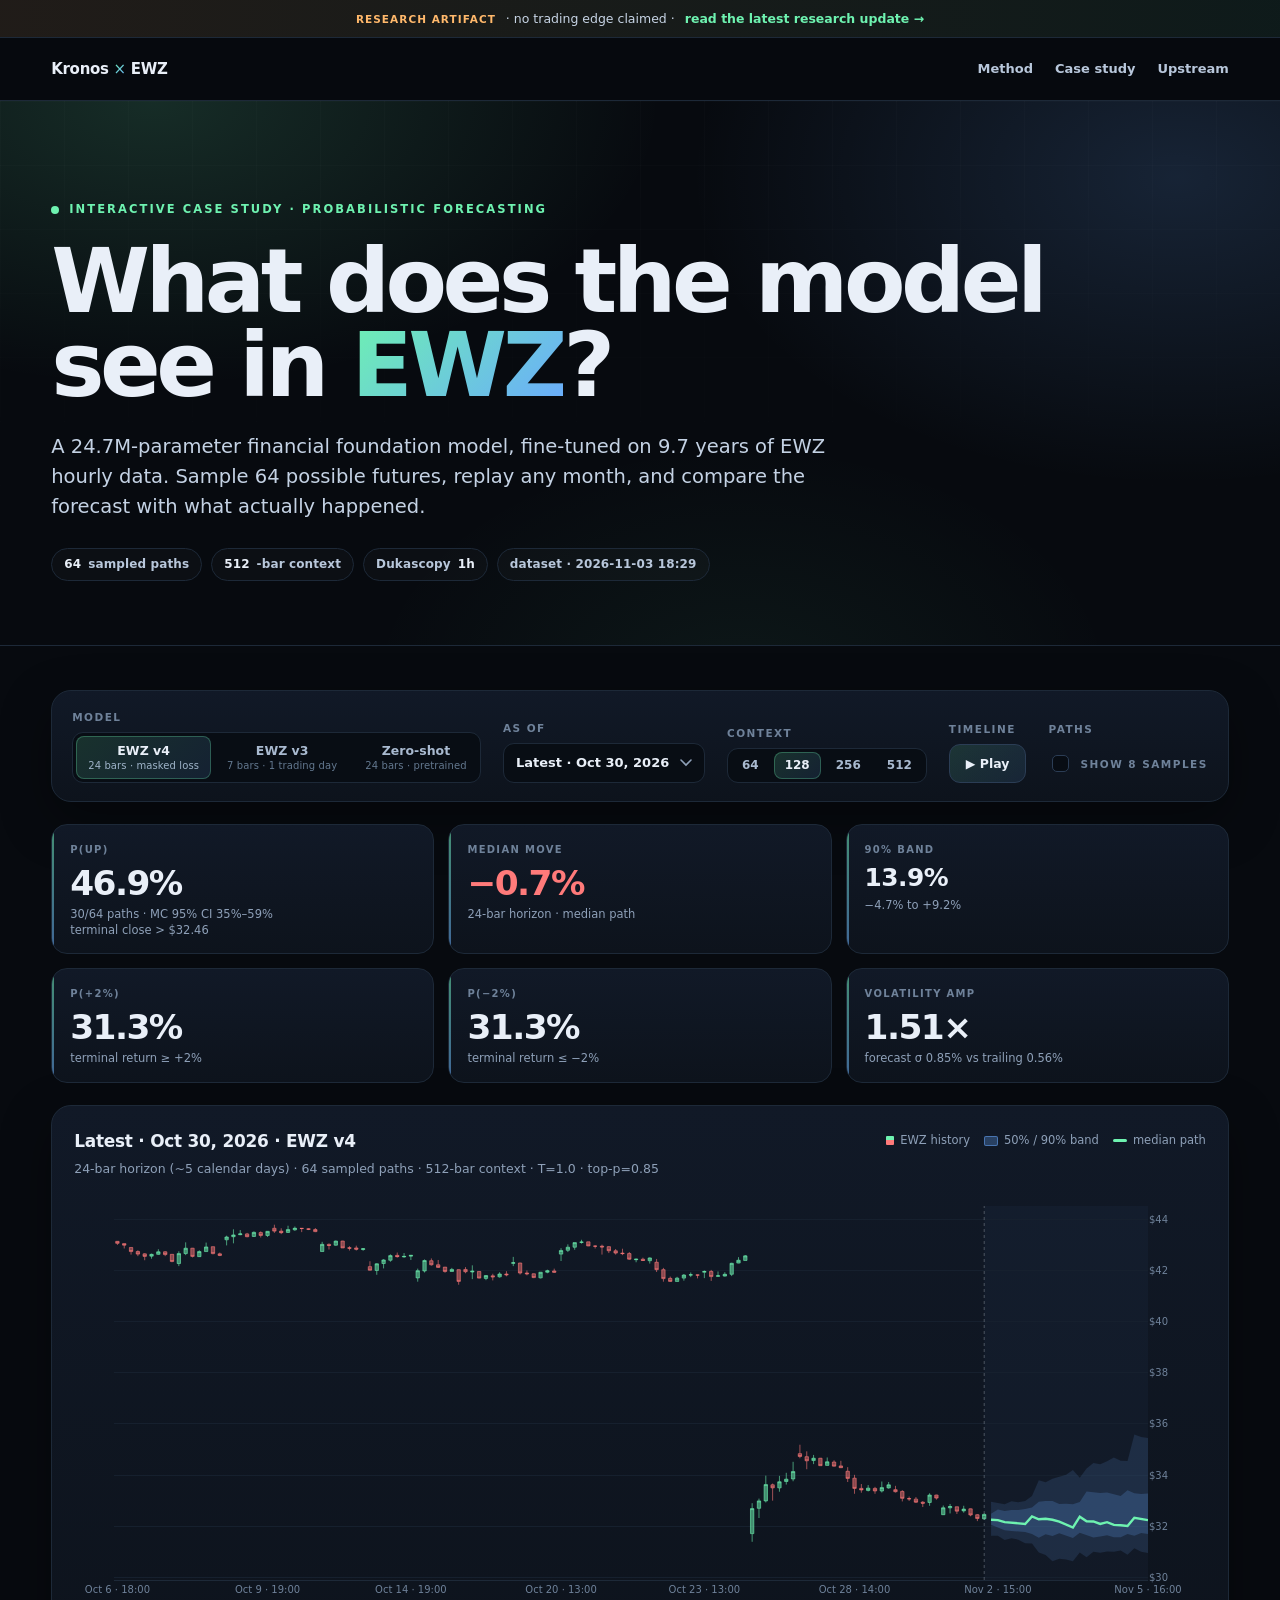
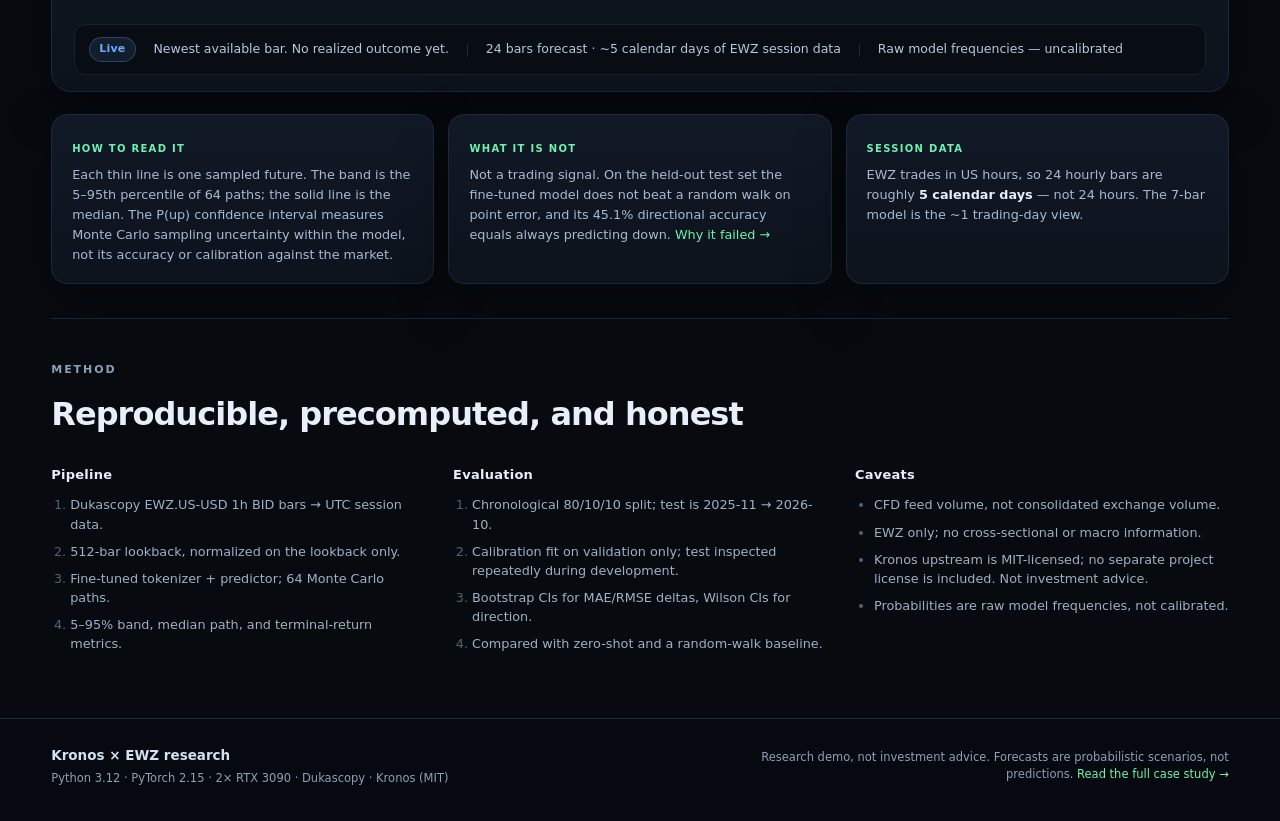
<file: demo/index.html>
<!DOCTYPE html>
<html lang="en">
<head>
<meta charset="utf-8">
<meta name="viewport" content="width=device-width, initial-scale=1">
<title>Kronos × EWZ — Probabilistic Forecast Explorer</title>
<meta name="description" content="Interactive explorer for a Kronos financial foundation model fine-tuned on EWZ hourly data. 64 sampled paths, replayable across a year.">
<meta name="theme-color" content="#070a0f">
<meta property="og:title" content="Kronos × EWZ — Probabilistic Forecast Explorer">
<meta property="og:description" content="64 sampled futures for EWZ from a fine-tuned financial foundation model. Replay any month and compare the forecast with what actually happened.">
<meta property="og:type" content="website">
<link rel="icon" href="data:image/svg+xml,%3Csvg xmlns='http://www.w3.org/2000/svg' viewBox='0 0 64 64'%3E%3Crect width='64' height='64' rx='14' fill='%23070a0f'/%3E%3Cpath d='M14 44l10-12 8 6 8-14 10 10' stroke='%236ef2b0' stroke-width='5' fill='none' stroke-linecap='round' stroke-linejoin='round'/%3E%3C/svg%3E">
<link rel="stylesheet" href="assets/style.css">
</head>
<body>

<div class="research-banner">
  <div class="wrap">
    <b>Research artifact</b>
    <span>· no trading edge claimed ·</span>
    <a href="case-study.html#direct-forward-update">read the latest research update →</a>
  </div>
</div>

<header class="nav">
  <div class="wrap nav-inner">
    <a class="brand" href="#">Kronos <span>×</span> EWZ</a>
    <nav class="nav-links">
      <a href="#method">Method</a>
      <a href="case-study.html">Case study</a>
      <a href="https://github.com/shiyu-coder/Kronos" target="_blank" rel="noopener">Upstream</a>
    </nav>
  </div>
</header>

<section class="hero">
  <div class="wrap">
    <p class="eyebrow"><span class="pulse"></span> Interactive case study · probabilistic forecasting</p>
    <h1>What does the model<br> see in <span class="grad">EWZ</span>?</h1>
    <p class="lede">
      A 24.7M-parameter financial foundation model, fine-tuned on 9.7 years of EWZ hourly data.
      Sample 64 possible futures, replay any month, and compare the forecast with what actually happened.
    </p>
    <div class="hero-meta">
      <span class="chip"><b>64</b> sampled paths</span>
      <span class="chip"><b>512</b>-bar context</span>
      <span class="chip">Dukascopy <b>1h</b></span>
      <span class="chip" id="meta-updated">as of —</span>
    </div>
  </div>
</section>

<main class="wrap">

  <section class="controls card" aria-label="Forecast controls">
    <div class="control grow">
      <label>Model</label>
      <div class="segmented" id="model-buttons" role="group" aria-label="Model"></div>
    </div>
    <div class="control">
      <label for="date-select">As of</label>
      <select id="date-select"></select>
    </div>
    <div class="control">
      <label>Context</label>
      <div class="segmented small" id="context-buttons" role="group" aria-label="History context"></div>
    </div>
    <div class="control">
      <label>Timeline</label>
      <button class="btn ghost" id="play-btn" type="button" aria-pressed="false">▶ Play</button>
    </div>
    <div class="control">
      <label for="show-samples">Paths</label>
      <label class="check"><input type="checkbox" id="show-samples"> Show 8 samples</label>
    </div>
  </section>

  <section class="metrics" id="metrics" aria-label="Forecast metrics"></section>

  <section class="card chart-card">
    <div class="chart-head">
      <div>
        <h2 id="chart-title">—</h2>
        <p id="chart-sub">—</p>
      </div>
      <div class="legend" aria-hidden="true">
        <span><i class="sw candle"></i>EWZ history</span>
        <span><i class="sw band"></i>50% / 90% band</span>
        <span><i class="sw med"></i>median path</span>
        <span id="legend-actual"><i class="sw act"></i>actual</span>
      </div>
    </div>
    <div id="chart" class="chart" role="img" aria-label="EWZ hourly candlestick history with a sampled forecast fan chart"></div>
    <div class="outcome" id="outcome"></div>
  </section>

  <section class="note-grid">
    <div class="card note">
      <span class="tag">How to read it</span>
      <p>Each thin line is one sampled future. The band is the 5–95th percentile of 64 paths; the solid line is the median. The P(up) confidence interval measures Monte Carlo sampling uncertainty within the model, not its accuracy or calibration against the market.</p>
    </div>
    <div class="card note">
      <span class="tag">What it is not</span>
      <p>Not a trading signal. On the held-out test set the fine-tuned model does not beat a random walk on point error, and its 45.1% directional accuracy equals always predicting down. <a href="case-study.html#why">Why it failed →</a></p>
    </div>
    <div class="card note">
      <span class="tag">Session data</span>
      <p>EWZ trades in US hours, so 24 hourly bars are roughly <b>5 calendar days</b> — not 24 hours. The 7-bar model is the ~1 trading-day view.</p>
    </div>
  </section>

  <section class="method" id="method">
    <p class="kicker">Method</p>
    <h2>Reproducible, precomputed, and honest</h2>
    <div class="method-grid">
      <div>
        <h3>Pipeline</h3>
        <ol>
          <li>Dukascopy EWZ.US-USD 1h BID bars → UTC session data.</li>
          <li>512-bar lookback, normalized on the lookback only.</li>
          <li>Fine-tuned tokenizer + predictor; 64 Monte Carlo paths.</li>
          <li>5–95% band, median path, and terminal-return metrics.</li>
        </ol>
      </div>
      <div>
        <h3>Evaluation</h3>
        <ol>
          <li>Chronological 80/10/10 split; test is 2025-11 → 2026-10.</li>
          <li>Calibration fit on validation only; test inspected repeatedly during development.</li>
          <li>Bootstrap CIs for MAE/RMSE deltas, Wilson CIs for direction.</li>
          <li>Compared with zero-shot and a random-walk baseline.</li>
        </ol>
      </div>
      <div>
        <h3>Caveats</h3>
        <ul>
          <li>CFD feed volume, not consolidated exchange volume.</li>
          <li>EWZ only; no cross-sectional or macro information.</li>
          <li>Kronos upstream is MIT-licensed; no separate project license is included. Not investment advice.</li>
          <li>Probabilities are raw model frequencies, not calibrated.</li>
        </ul>
      </div>
    </div>
  </section>

</main>

<footer>
  <div class="wrap foot">
    <div>
      <div class="who">Kronos × EWZ research</div>
      <div class="fine">Python 3.12 · PyTorch 2.15 · 2× RTX 3090 · Dukascopy · Kronos (MIT)</div>
    </div>
    <div class="fine right">
      Research demo, not investment advice. Forecasts are probabilistic scenarios, not predictions.
      <a href="case-study.html">Read the full case study →</a>
    </div>
  </div>
</footer>

<script src="assets/plotly.min.js"></script>
<script src="data/demo.js"></script>
<script src="assets/app.js"></script>
</body>
</html>
</file>
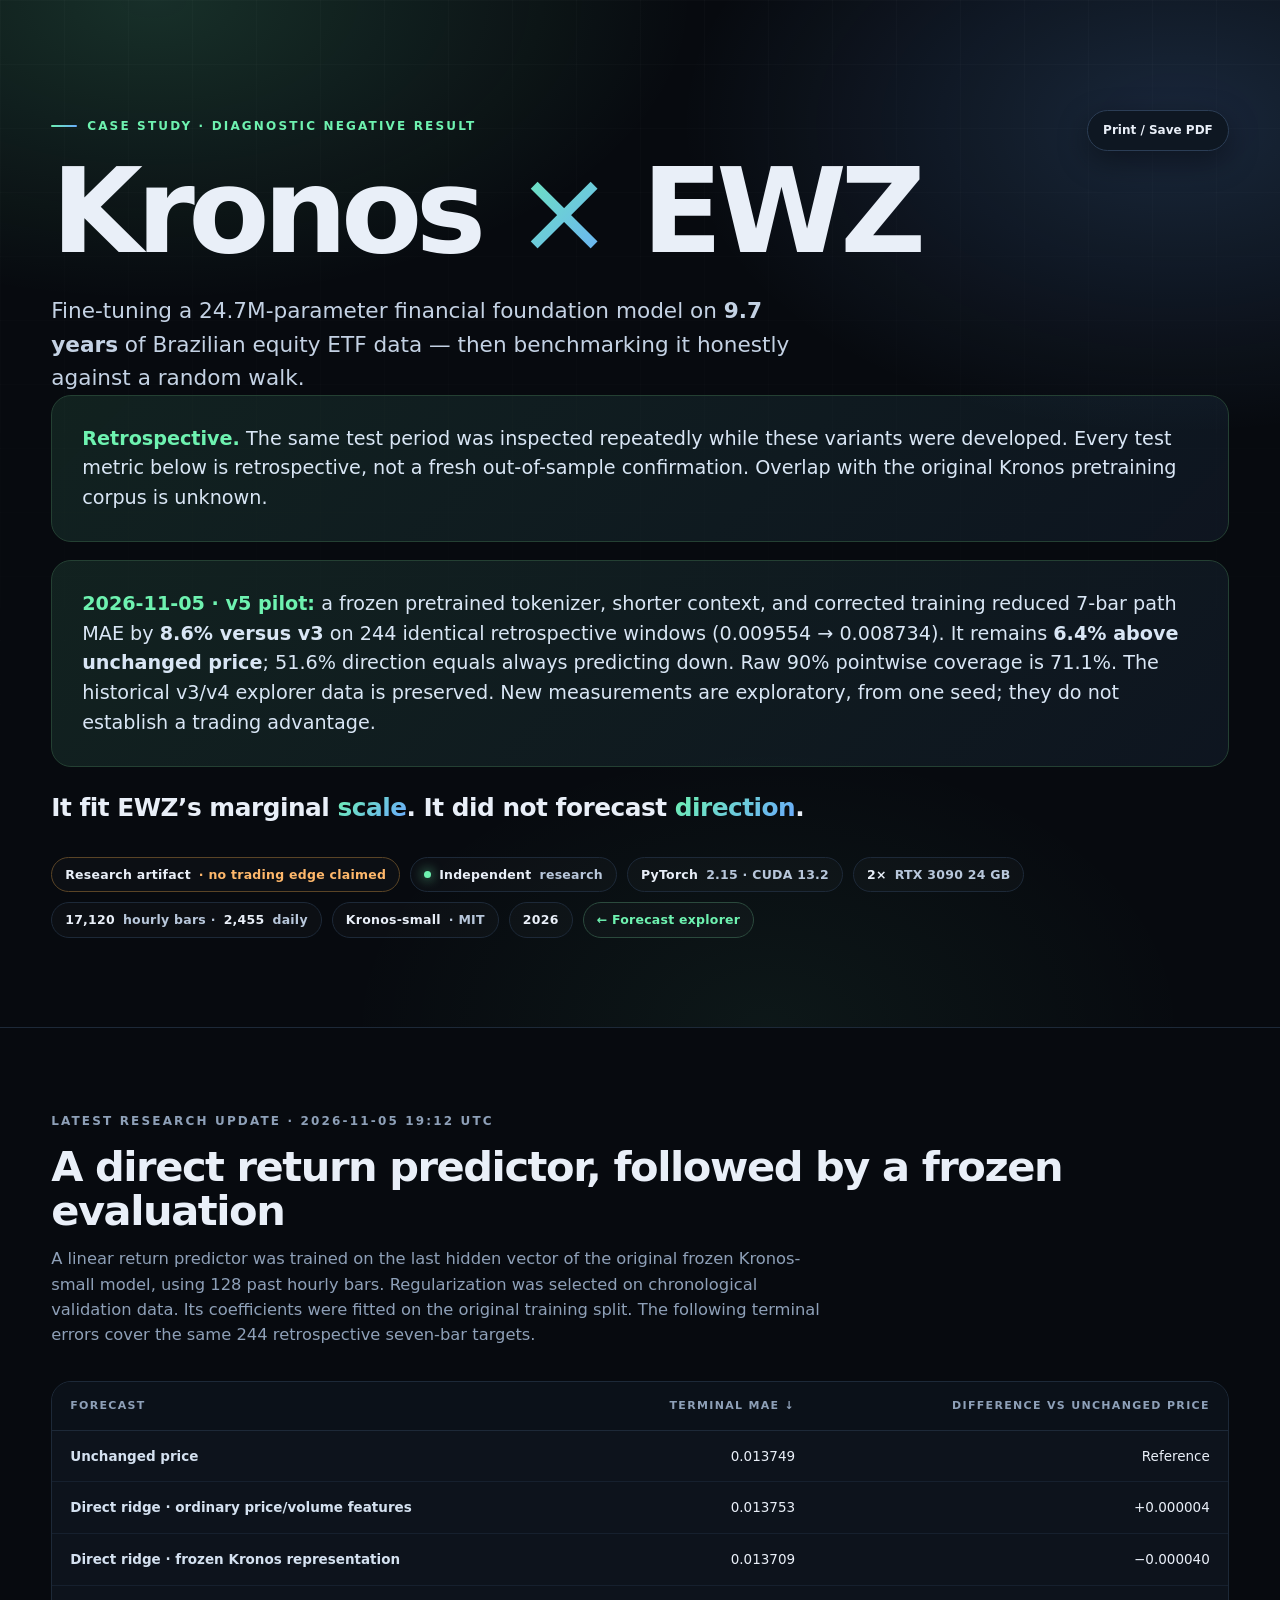
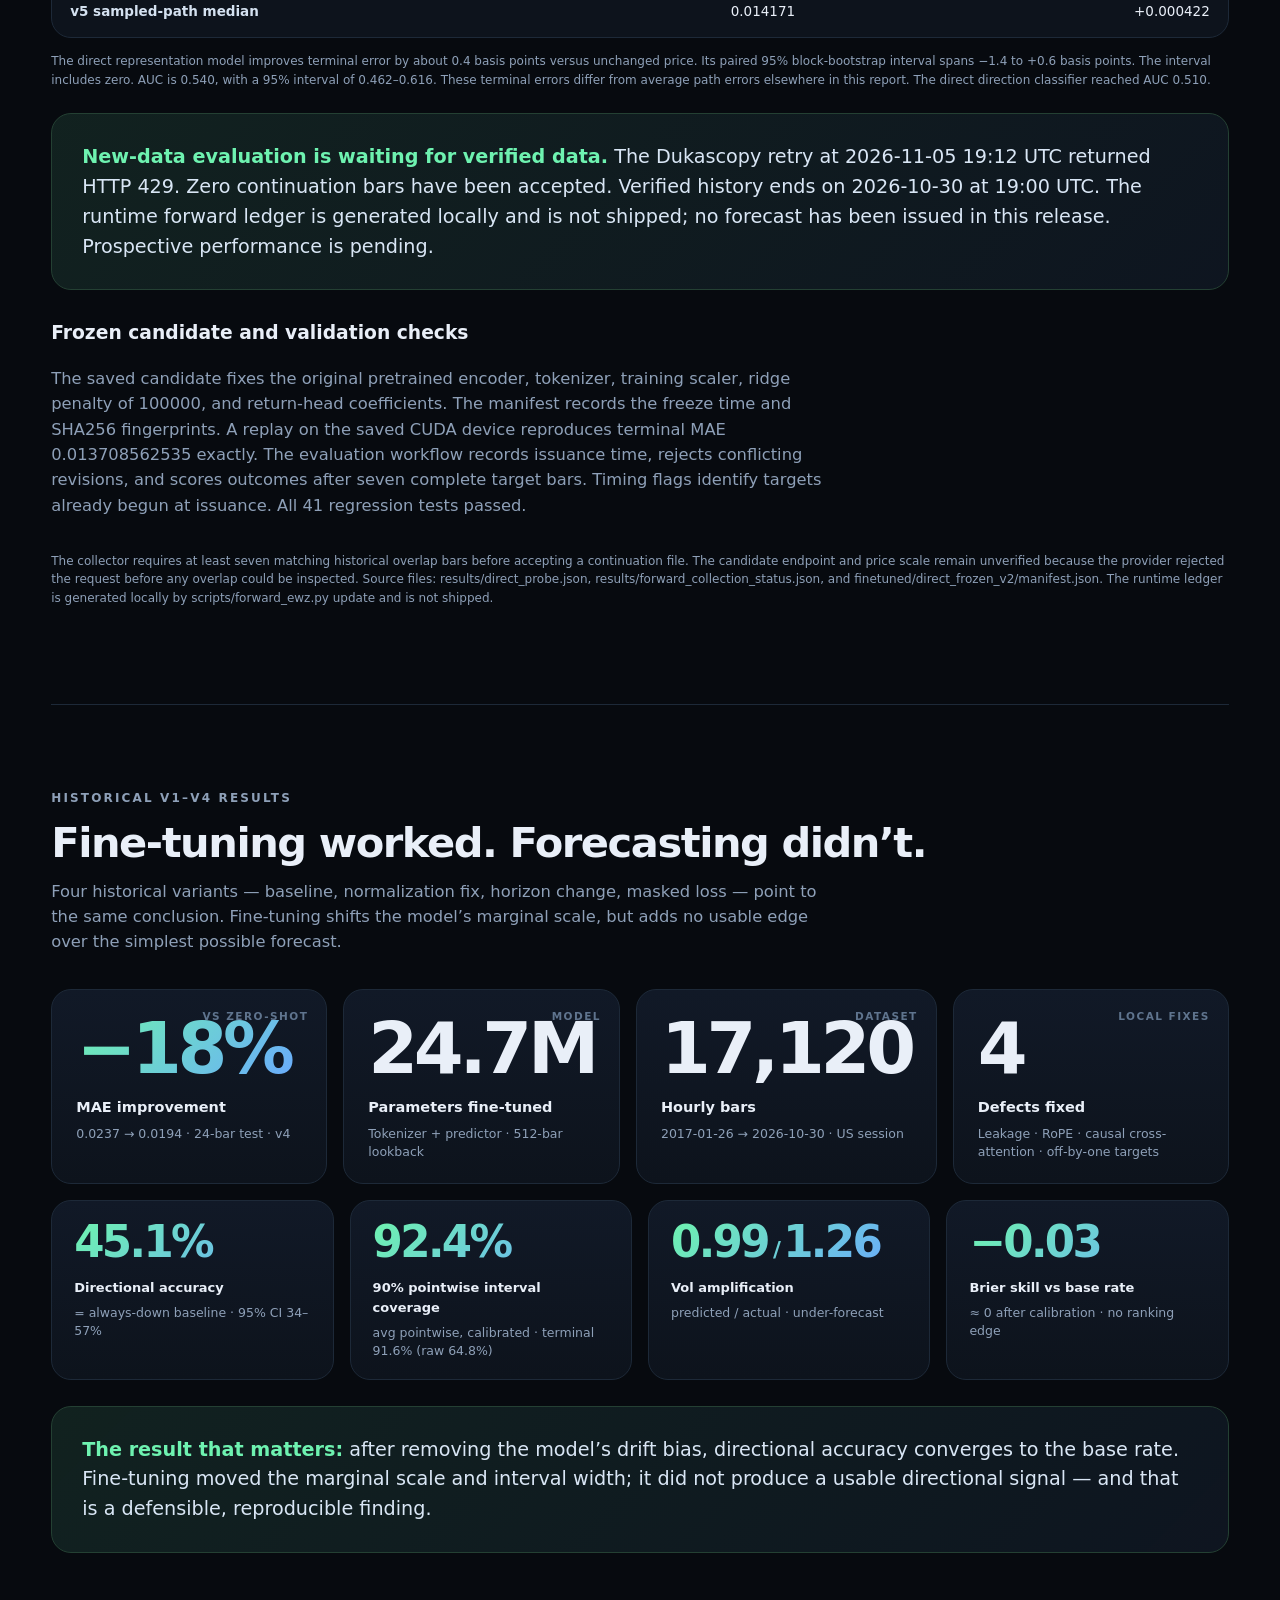
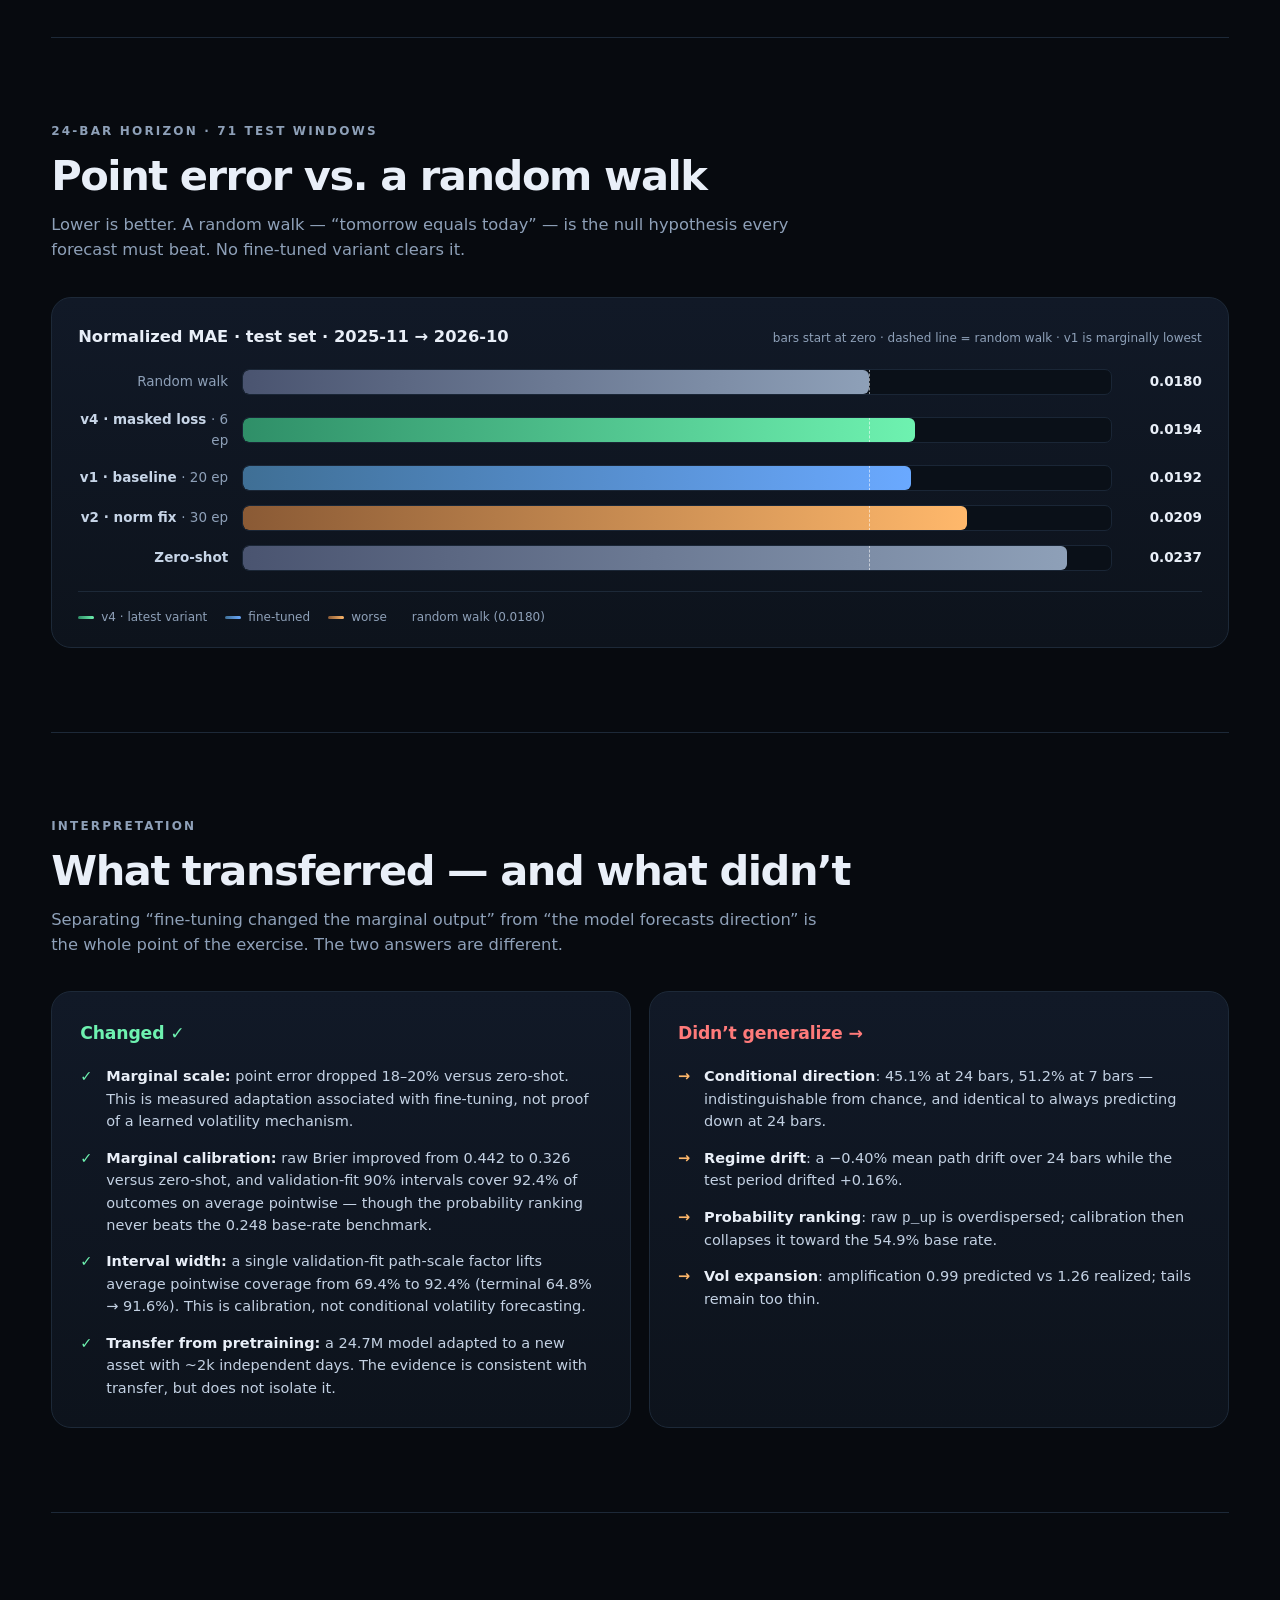
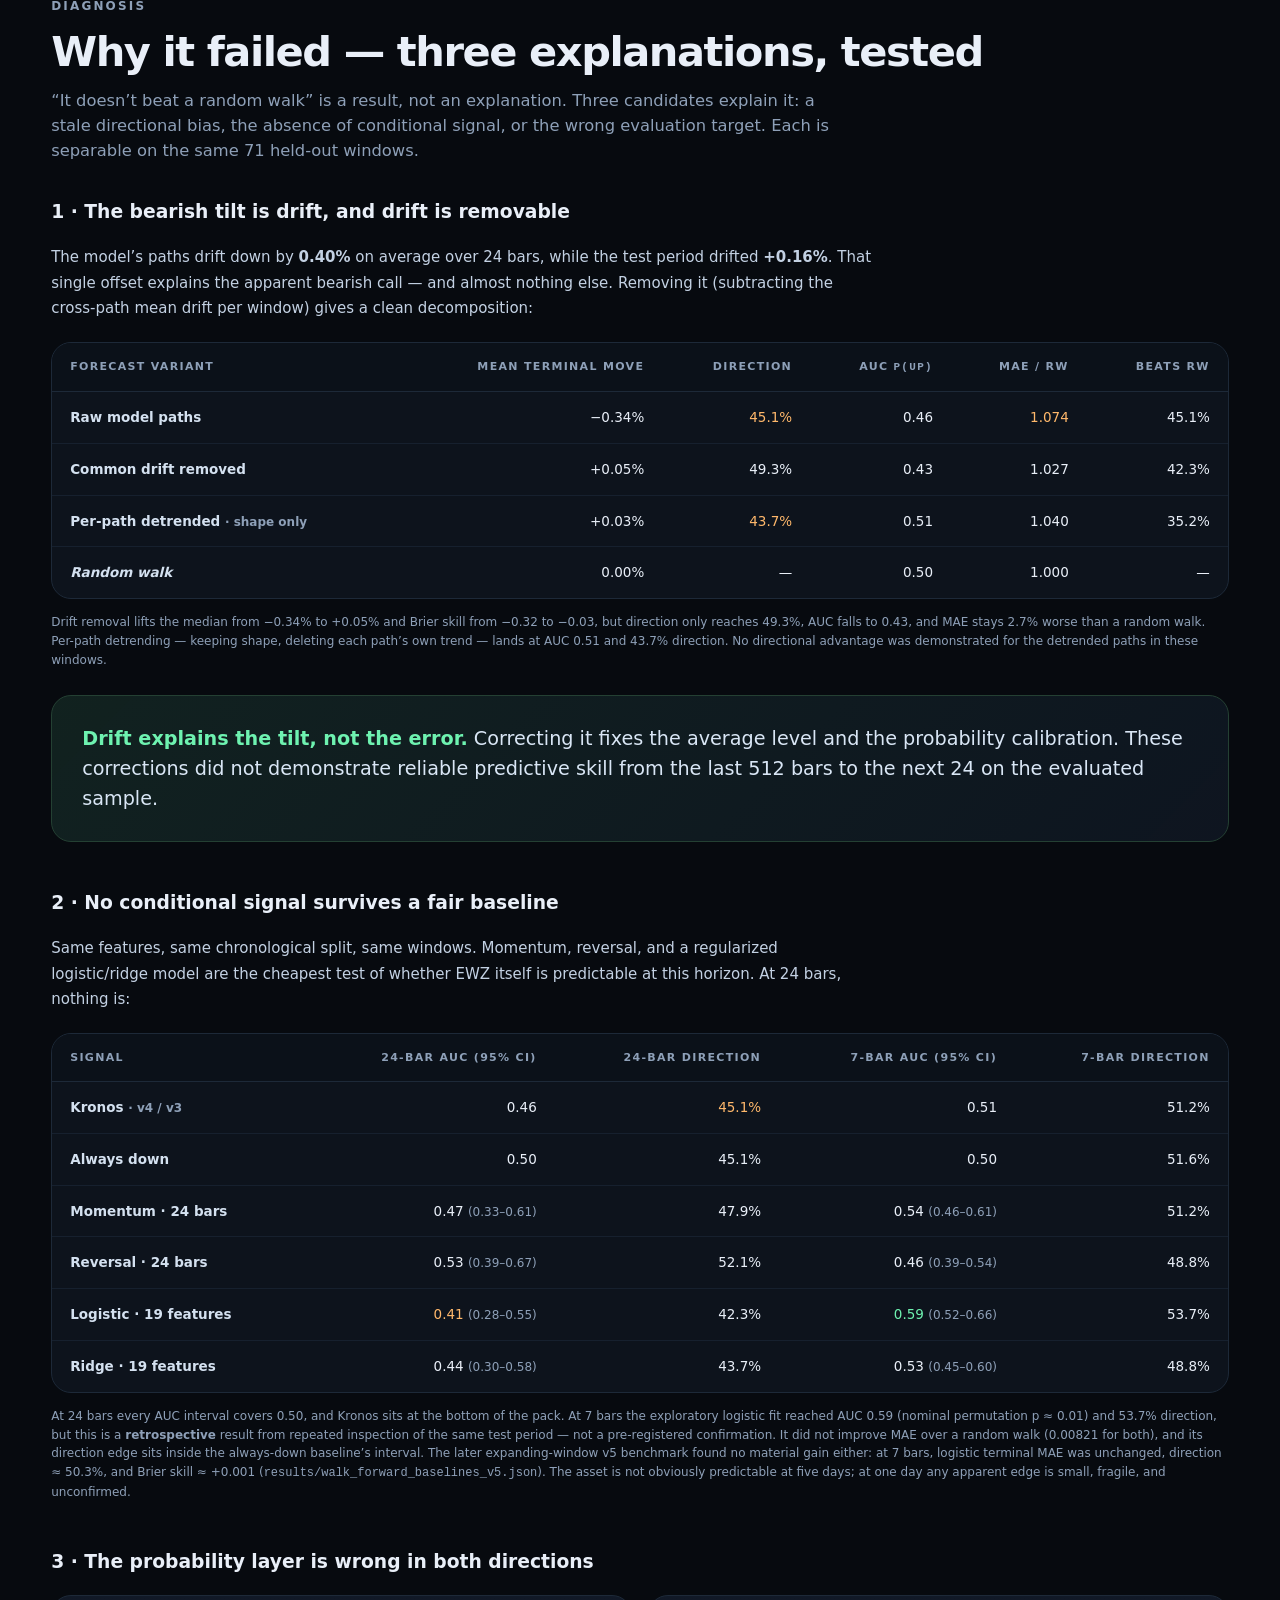
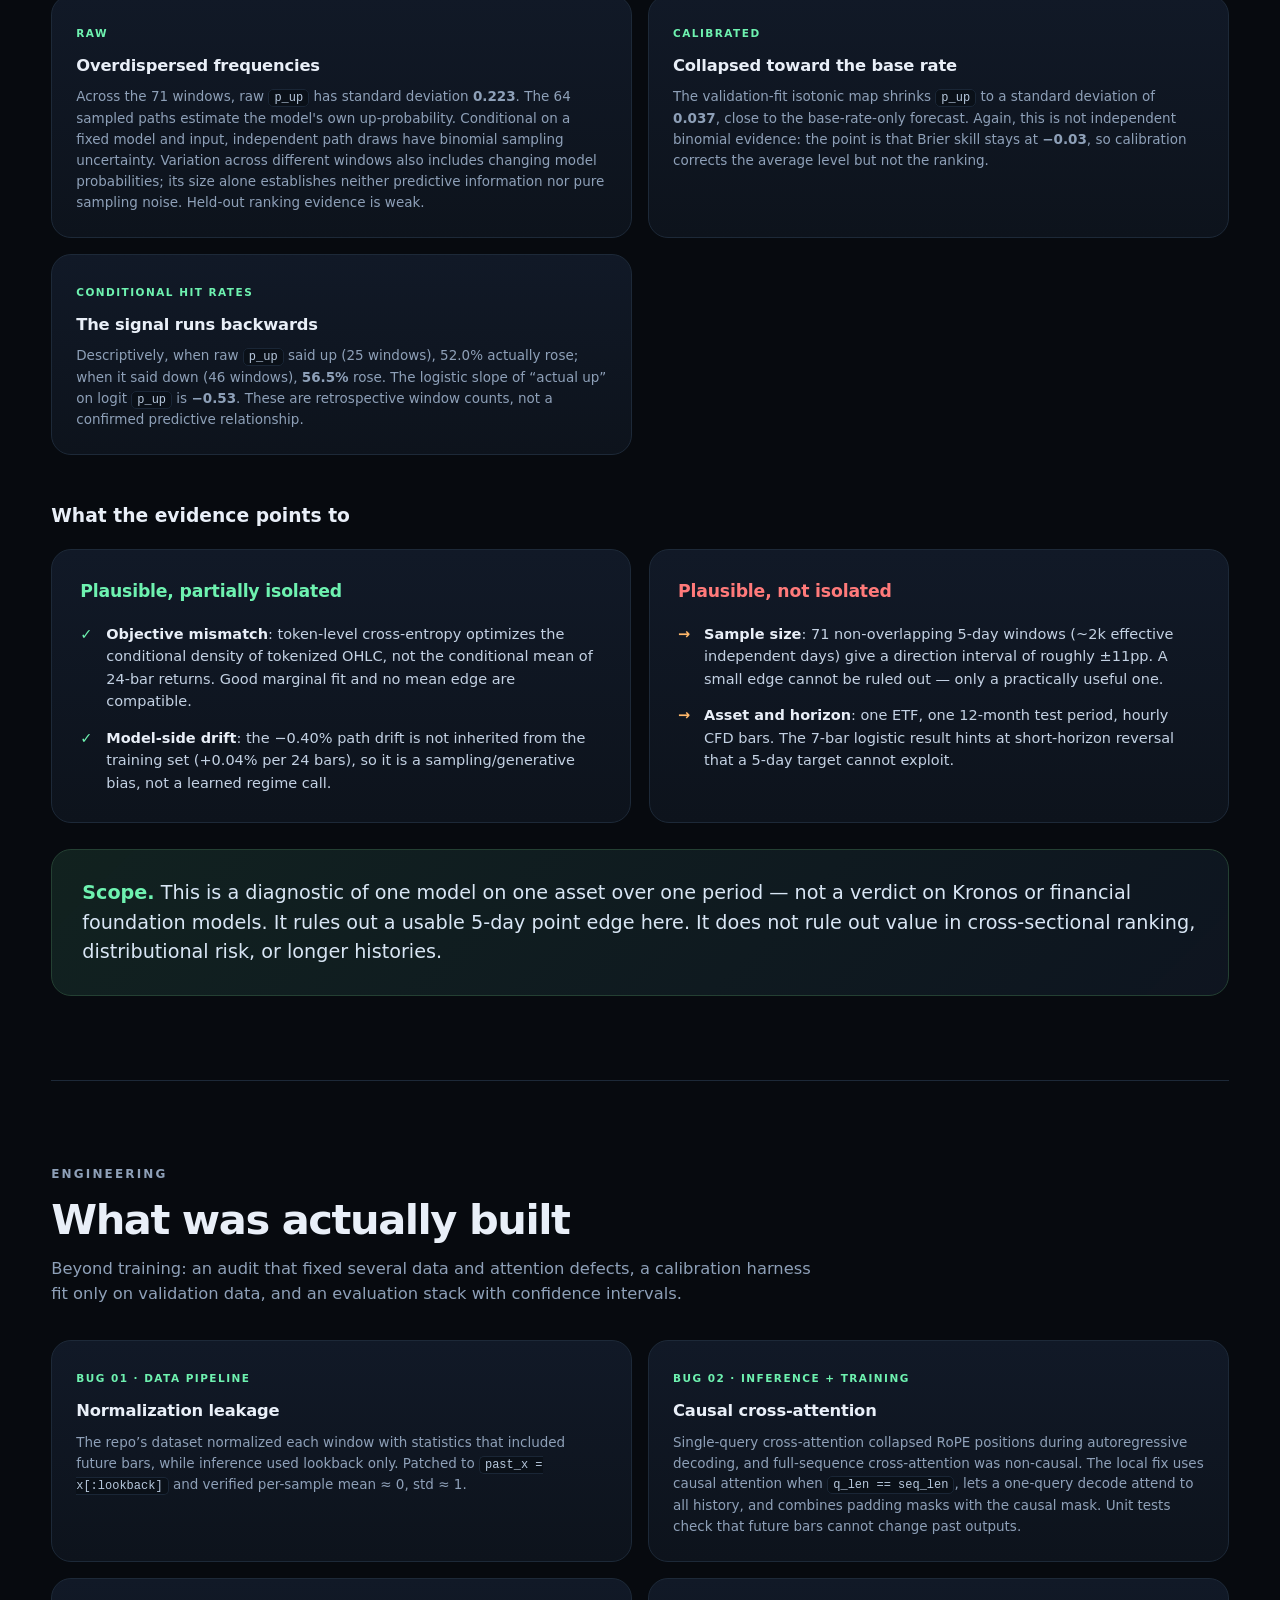
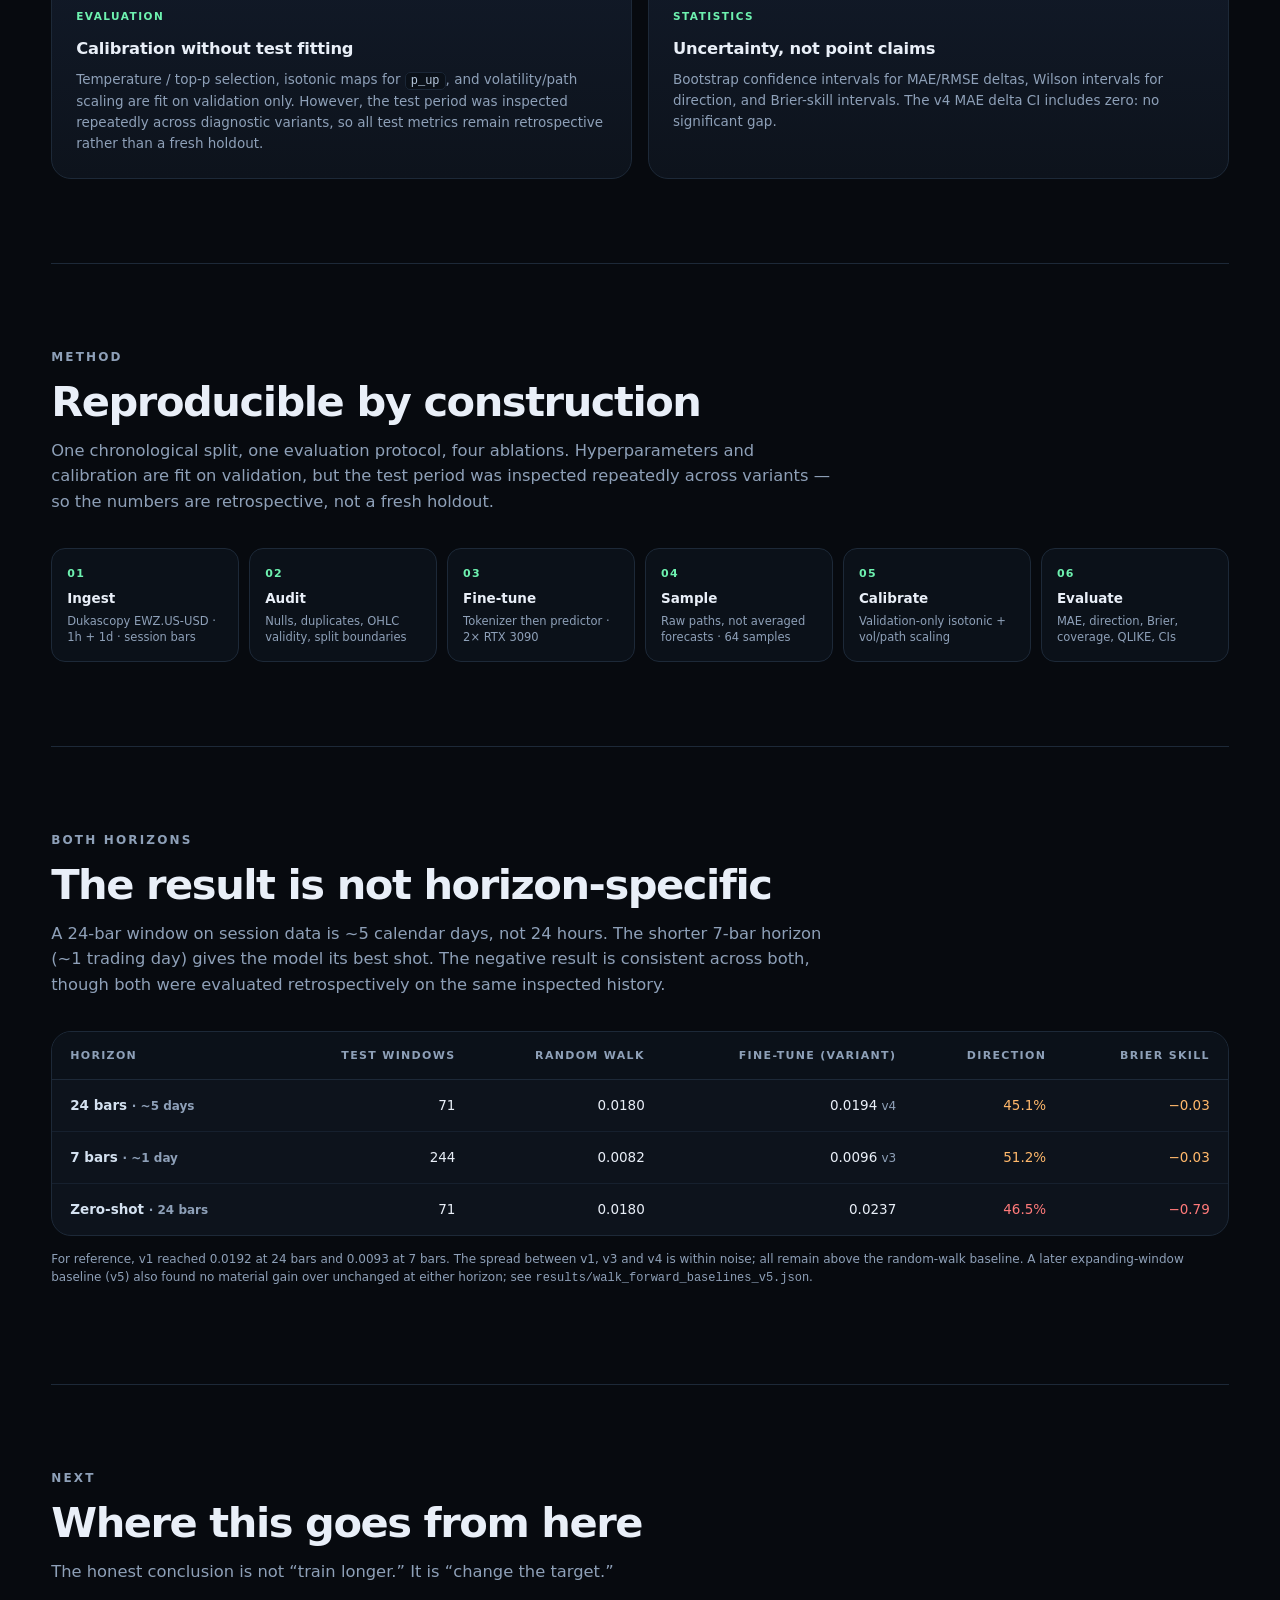
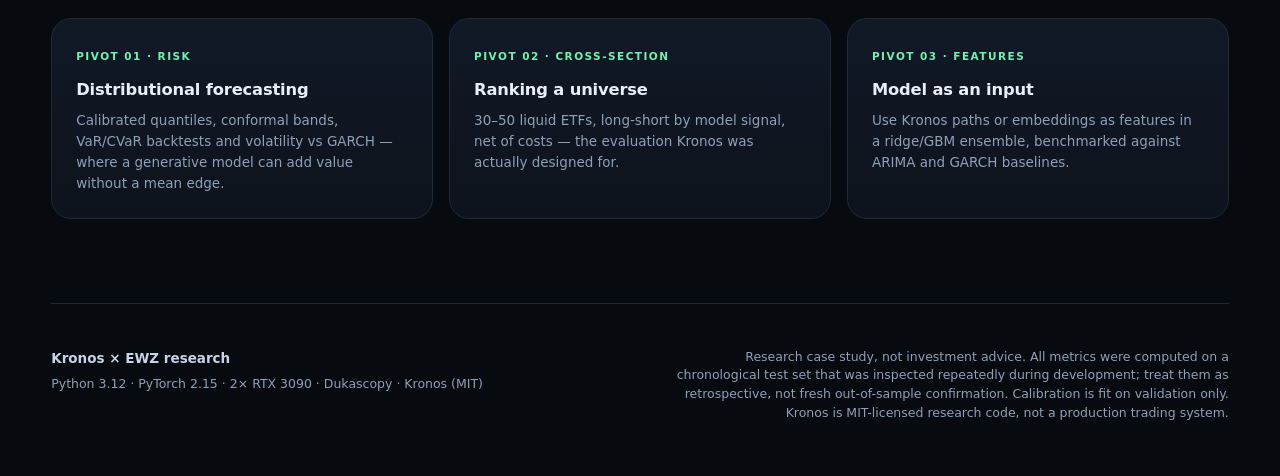
<file: demo/case-study.html>
<!DOCTYPE html>
<html lang="en">
<head>
<meta charset="utf-8">
<meta name="viewport" content="width=device-width, initial-scale=1">
<title>Kronos × EWZ — Fine-tuning a financial foundation model</title>
<meta name="description" content="Case study: fine-tuning Kronos-small on 9.7 years of EWZ hourly data and benchmarking it against a random walk.">
<style>
  :root{
    --bg:#070a0f;
    --panel:#0d131c;
    --panel-2:#111927;
    --line:#1d2938;
    --text:#e9eff8;
    --muted:#8ea0b8;
    --mint:#6ef2b0;
    --blue:#6aa9ff;
    --amber:#ffb86b;
    --red:#ff7a7a;
    --grad:linear-gradient(135deg,#6ef2b0 0%,#6aa9ff 100%);
    --radius:20px;
  }

  *{box-sizing:border-box}
  html{background:var(--bg);scroll-behavior:smooth;scrollbar-color:#2b3d55 #070a0f;scrollbar-width:thin}
  body{
    margin:0;
    background:var(--bg);
    color:var(--text);
    font-family:ui-sans-serif,system-ui,-apple-system,"Segoe UI",Roboto,Helvetica,Arial,sans-serif;
    -webkit-font-smoothing:antialiased;
    text-rendering:optimizeLegibility;
    line-height:1.55;
  }

  a{color:var(--mint);text-decoration:none}
  a:hover{text-decoration:underline}

  .wrap{width:min(1180px,92vw);margin:0 auto}

  /* ---------- HERO ---------- */
  .hero{
    position:relative;
    overflow:hidden;
    padding:clamp(56px,9vw,110px) 0 clamp(48px,7vw,90px);
    border-bottom:1px solid var(--line);
  }
  .hero::before{
    content:"";
    position:absolute;inset:0;
    background:
      radial-gradient(900px 500px at 12% 0%, rgba(110,242,176,.16), transparent 60%),
      radial-gradient(800px 500px at 92% 12%, rgba(106,169,255,.18), transparent 62%),
      radial-gradient(600px 400px at 60% 100%, rgba(110,242,176,.06), transparent 70%);
    pointer-events:none;
  }
  .hero::after{
    content:"";
    position:absolute;inset:0;
    background-image:
      linear-gradient(rgba(255,255,255,.035) 1px, transparent 1px),
      linear-gradient(90deg, rgba(255,255,255,.035) 1px, transparent 1px);
    background-size:64px 64px;
    mask-image:linear-gradient(to bottom, rgba(0,0,0,.55), transparent 85%);
    pointer-events:none;
  }
  .hero .wrap{position:relative;z-index:1}

  .eyebrow{
    display:inline-flex;align-items:center;gap:10px;
    font-size:12px;font-weight:700;letter-spacing:.18em;text-transform:uppercase;
    color:var(--mint);
    margin-bottom:22px;
  }
  .eyebrow::before{
    content:"";width:26px;height:2px;background:var(--grad);border-radius:2px;
  }

  h1{
    margin:0;
    font-size:clamp(3.4rem,10vw,7.4rem);
    line-height:.92;
    letter-spacing:-.055em;
    font-weight:850;
  }
  h1 .x{
    background:var(--grad);
    -webkit-background-clip:text;background-clip:text;
    -webkit-text-fill-color:transparent;
    font-weight:400;
  }

  .lede{
    max-width:760px;
    margin:28px 0 0;
    font-size:clamp(1.05rem,1.7vw,1.35rem);
    color:#c4d2e4;
  }

  .tagline{
    margin:22px 0 0;
    font-size:clamp(1.15rem,2.1vw,1.55rem);
    font-weight:700;
    letter-spacing:-.02em;
    color:var(--text);
  }
  .tagline span{
    background:var(--grad);
    -webkit-background-clip:text;background-clip:text;
    -webkit-text-fill-color:transparent;
  }

  .badges{display:flex;flex-wrap:wrap;gap:10px;margin-top:30px}
  .badge{
    display:inline-flex;align-items:center;gap:8px;
    padding:7px 13px;border:1px solid var(--line);border-radius:999px;
    background:rgba(255,255,255,.02);
    color:#b8c7db;font-size:12.5px;font-weight:600;letter-spacing:.02em;
  }
  .badge b{color:var(--text);font-weight:700}
  .dot{width:7px;height:7px;border-radius:50%;background:var(--mint);box-shadow:0 0 12px var(--mint)}

  /* ---------- SECTION HEADS ---------- */
  section{padding:clamp(52px,7vw,84px) 0;border-bottom:1px solid var(--line)}
  .kicker{
    font-size:12px;font-weight:700;letter-spacing:.18em;text-transform:uppercase;
    color:var(--muted);margin:0 0 14px;
  }
  h2{
    margin:0 0 14px;
    font-size:clamp(1.7rem,3.6vw,2.6rem);
    letter-spacing:-.035em;line-height:1.05;font-weight:800;
  }
  .section-intro{max-width:780px;color:var(--muted);font-size:1.02rem;margin:0 0 34px}

  /* ---------- BIG STATS ---------- */
  .stat-grid{
    display:grid;
    grid-template-columns:repeat(4,1fr);
    gap:16px;
  }
  .stat{
    position:relative;
    background:linear-gradient(180deg,var(--panel-2),var(--panel));
    border:1px solid var(--line);
    border-radius:var(--radius);
    padding:26px 24px 22px;
    transition:transform .25s ease,border-color .25s ease;
  }
  .stat:hover{transform:translateY(-3px);border-color:#2b3d55}
  .stat .num{
    font-size:clamp(2.9rem,5.6vw,4.6rem);
    font-weight:850;
    letter-spacing:-.06em;
    line-height:.9;
    background:var(--grad);
    -webkit-background-clip:text;background-clip:text;
    -webkit-text-fill-color:transparent;
    font-variant-numeric:tabular-nums;
  }
  .stat .num.plain{
    background:none;-webkit-text-fill-color:var(--text);color:var(--text);
  }
  .stat .label{margin-top:16px;font-size:14.5px;font-weight:700;color:var(--text)}
  .stat .sub{margin-top:6px;font-size:12.5px;color:var(--muted);line-height:1.45}
  .stat .corner{
    position:absolute;top:18px;right:18px;font-size:10.5px;font-weight:700;
    letter-spacing:.14em;text-transform:uppercase;color:#5f748e;
  }

  .stat-grid.secondary{grid-template-columns:repeat(4,1fr);margin-top:16px}
  .stat-grid.secondary .stat{padding:22px 22px 18px}
  .stat-grid.secondary .num{font-size:clamp(2rem,3.4vw,2.9rem)}
  .stat-grid.secondary .label{font-size:13px}

  /* ---------- CALLOUT ---------- */
  .callout{
    margin-top:26px;
    border:1px solid #244033;
    background:linear-gradient(135deg, rgba(110,242,176,.10), rgba(106,169,255,.07));
    border-radius:var(--radius);
    padding:28px 30px;
  }
  .callout p{margin:0;font-size:clamp(1rem,1.7vw,1.2rem);color:#d9e6f5}
  .callout strong{color:var(--mint);font-weight:750}

  /* ---------- CHART ---------- */
  .chart{
    border:1px solid var(--line);
    border-radius:var(--radius);
    background:linear-gradient(180deg,var(--panel-2),var(--panel));
    padding:26px 26px 20px;
  }
  .chart-head{display:flex;justify-content:space-between;align-items:baseline;gap:20px;flex-wrap:wrap;margin-bottom:20px}
  .chart-title{font-weight:750;font-size:1.02rem}
  .chart-note{font-size:12px;color:var(--muted)}
  .rows{display:grid;gap:14px}
  .row{display:grid;grid-template-columns:150px 1fr 76px;align-items:center;gap:14px}
  .row .name{font-size:13.5px;font-weight:650;color:#c7d5e7;text-align:right}
  .row .name em{font-style:normal;color:var(--muted);font-weight:500}
  .track{
    position:relative;height:26px;border-radius:7px;
    background:#0a1018;border:1px solid #1a2636;overflow:hidden;
  }
  .track .fill{
    position:absolute;inset:0 auto 0 0;border-radius:6px;
    background:linear-gradient(90deg,#3f6f95,#6aa9ff);
  }
  .track .fill.best{background:linear-gradient(90deg,#2f8f68,#6ef2b0)}
  .track .fill.zero{background:linear-gradient(90deg,#4a5470,#8ea0b8)}
  .track .fill.bad{background:linear-gradient(90deg,#8a5a35,#ffb86b)}
  .track .rw{
    position:absolute;top:-1px;bottom:-1px;left:72.12%;
    border-left:1.5px dashed rgba(255,255,255,.55);
  }
  .row .val{font-size:13.5px;font-weight:750;font-variant-numeric:tabular-nums;color:var(--text);text-align:right}
  .legend{display:flex;gap:18px;flex-wrap:wrap;margin-top:20px;padding-top:16px;border-top:1px solid var(--line);font-size:12px;color:var(--muted)}
  .legend i{display:inline-block;width:16px;height:3px;border-radius:2px;margin-right:7px;vertical-align:middle}
  .legend .dash{width:14px;height:0;border-top:1.5px dashed rgba(255,255,255,.55);vertical-align:middle;margin-right:7px}

  /* ---------- TWO COLUMNS ---------- */
  .split{display:grid;grid-template-columns:1fr 1fr;gap:18px}
  .panel{
    border:1px solid var(--line);border-radius:var(--radius);
    background:linear-gradient(180deg,var(--panel-2),var(--panel));
    padding:28px;
  }
  .panel h3{margin:0 0 18px;font-size:1.08rem;letter-spacing:-.01em}
  .panel ul{margin:0;padding:0;list-style:none;display:grid;gap:14px}
  .panel li{position:relative;padding-left:26px;font-size:14.5px;color:#c3d1e3}
  .panel li::before{
    position:absolute;left:0;top:0;font-weight:800;
  }
  .panel.good li::before{content:"✓";color:var(--mint)}
  .panel.bad li::before{content:"→";color:var(--amber)}
  .panel li b{color:var(--text);font-weight:700}

  /* ---------- ENGINEERING CARDS ---------- */
  .cards{display:grid;grid-template-columns:repeat(2,1fr);gap:16px}
  .card{
    border:1px solid var(--line);border-radius:var(--radius);
    background:linear-gradient(180deg,var(--panel-2),var(--panel));
    padding:24px;
  }
  .card .tag{
    display:inline-block;font-size:10.5px;font-weight:750;letter-spacing:.14em;text-transform:uppercase;
    color:var(--mint);margin-bottom:12px;
  }
  .card h3{margin:0 0 8px;font-size:1.02rem;letter-spacing:-.01em}
  .card p{margin:0;color:var(--muted);font-size:13.5px}
  .card code{
    font-family:ui-monospace,SFMono-Regular,Menlo,monospace;font-size:12px;
    color:#b7c8dd;background:#0a1018;border:1px solid #1a2636;border-radius:5px;padding:1px 5px;
  }

  /* ---------- PIPELINE ---------- */
  .pipeline{display:flex;flex-wrap:wrap;gap:10px;align-items:stretch}
  .step{
    flex:1 1 150px;min-width:140px;
    border:1px solid var(--line);border-radius:14px;
    background:#0b1119;padding:16px 15px;
    position:relative;
  }
  .step .n{font-size:11px;font-weight:800;letter-spacing:.12em;color:var(--mint);margin-bottom:8px}
  .step .t{font-weight:700;font-size:13.5px;line-height:1.3}
  .step .d{font-size:11.5px;color:var(--muted);margin-top:5px;line-height:1.4}

  /* ---------- TABLE ---------- */
  .table-wrap{overflow-x:auto;border:1px solid var(--line);border-radius:var(--radius);background:var(--panel)}
  table{width:100%;border-collapse:collapse;min-width:640px}
  th,td{padding:15px 18px;text-align:right;font-size:13.5px;font-variant-numeric:tabular-nums}
  th:first-child,td:first-child{text-align:left}
  thead th{
    font-size:11px;letter-spacing:.12em;text-transform:uppercase;color:var(--muted);
    font-weight:700;border-bottom:1px solid var(--line);background:#0b1119;
  }
  tbody tr+tr td{border-top:1px solid #16202e}
  tbody td:first-child{font-weight:650;color:#d4e1f0}
  td .muted{color:var(--muted);font-size:12px}
  .good{color:var(--mint)}
  .warn{color:var(--amber)}
  .bad{color:var(--red)}

  /* ---------- NEXT ---------- */
  .next{display:grid;grid-template-columns:repeat(3,1fr);gap:16px}
  .next .card p{margin-top:6px}

  /* ---------- FOOTER ---------- */
  footer{padding:44px 0 60px;color:var(--muted);font-size:12.5px}
  .foot{display:flex;justify-content:space-between;gap:24px;flex-wrap:wrap;align-items:flex-start}
  .foot .who{color:#c6d4e6;font-weight:700;font-size:13.5px}
  .foot .stack{margin-top:5px}
  .disclaimer{max-width:560px;text-align:right;line-height:1.5}

  .print-btn{
    position:absolute;right:0;top:0;z-index:20;
    border:1px solid #2b3d55;background:#0e1722;color:var(--text);
    padding:10px 15px;border-radius:999px;font:inherit;font-size:12px;font-weight:700;
    cursor:pointer;box-shadow:0 10px 30px rgba(0,0,0,.4);
  }
  .print-btn:hover{border-color:var(--mint);color:var(--mint)}

  @media (max-width:900px){
    .stat-grid,.stat-grid.secondary{grid-template-columns:repeat(2,1fr)}
    .split,.cards,.next{grid-template-columns:1fr}
    .row{grid-template-columns:110px 1fr 66px}
    .disclaimer{text-align:left}
    .print-btn{display:none}
  }
  @media (max-width:520px){
    .stat-grid,.stat-grid.secondary{grid-template-columns:1fr}
    .row{grid-template-columns:1fr;gap:6px}
    .row .name{text-align:left}
    .row .val{text-align:left}
  }

  @media (prefers-reduced-motion:reduce){
    *{transition:none!important;animation:none!important}
  }

  @media print{
    :root{
      --bg:#fff;--panel:#f7f9fc;--panel-2:#f7f9fc;--line:#dbe3ee;
      --text:#0b1220;--muted:#4c5d73;
    }
    body{background:#fff;color:#0b1220}
    .hero{padding:34px 0 30px}
    .hero::before,.hero::after{display:none}
    .print-btn{display:none}
    section{padding:30px 0;break-inside:avoid}
    .stat,.panel,.card,.chart,.table-wrap{break-inside:avoid;box-shadow:none}
    .stat .num,.stat .num.plain,h1 .x,.tagline span{
      background:none;-webkit-text-fill-color:#0b1220;color:#0b1220;
    }
    .track{background:#eef2f8;border-color:#dbe3ee}
    .legend .rw,.track .rw{border-color:#0b1220}
  }
</style>
</head>
<body>

<header class="hero">
  <div class="wrap">
    <button class="print-btn" onclick="window.print()" aria-label="Print or save as PDF">Print / Save PDF</button>
    <div class="eyebrow">Case study · diagnostic negative result</div>
    <h1>Kronos <span class="x">×</span> EWZ</h1>
    <p class="lede">
      Fine-tuning a 24.7M-parameter financial foundation model on <b>9.7 years</b> of
      Brazilian equity ETF data — then benchmarking it honestly against a random walk.
    </p>
    <div class="callout" style="margin:0 0 18px">
      <p>
        <strong>Retrospective.</strong> The same test period was inspected repeatedly while these
        variants were developed. Every test metric below is retrospective, not a fresh
        out-of-sample confirmation. Overlap with the original Kronos pretraining corpus is unknown.
      </p>
    </div>
    <div class="callout" id="v5-update" style="margin:0 0 18px">
      <p><strong>2026-11-05 · v5 pilot:</strong> a frozen pretrained tokenizer, shorter context,
      and corrected training reduced 7-bar path MAE by <b>8.6% versus v3</b> on 244 identical
      retrospective windows (0.009554 → 0.008734). It remains <b>6.4% above unchanged price</b>;
      51.6% direction equals always predicting down. Raw 90% pointwise coverage is 71.1%.
      The historical v3/v4 explorer data is preserved. New measurements are exploratory,
      from one seed; they do not establish a trading advantage.</p>
    </div>
    <p class="tagline">It fit EWZ’s marginal <span>scale</span>. It did not forecast <span>direction</span>.</p>
    <div class="badges">
      <span class="badge" style="border-color:#5a4426;color:var(--amber)"><b>Research artifact</b> · no trading edge claimed</span>
      <span class="badge"><span class="dot"></span><b>Independent</b> research</span>
      <span class="badge"><b>PyTorch</b> 2.15 · CUDA 13.2</span>
      <span class="badge"><b>2×</b> RTX 3090 24 GB</span>
      <span class="badge"><b>17,120</b> hourly bars · <b>2,455</b> daily</span>
      <span class="badge"><b>Kronos-small</b> · MIT</span>
      <span class="badge"><b>2026</b></span>
      <a class="badge" href="index.html" style="color:var(--mint);border-color:#2b4a3d">&larr; Forecast explorer</a>
    </div>
  </div>
</header>

<main>

  <section class="wrap" id="direct-forward-update">
    <p class="kicker">Latest research update · 2026-11-05 19:12 UTC</p>
    <h2>A direct return predictor, followed by a frozen evaluation</h2>
    <p class="section-intro">
      A linear return predictor was trained on the last hidden vector of the original frozen
      Kronos-small model, using 128 past hourly bars. Regularization was selected on chronological
      validation data. Its coefficients were fitted on the original training split.
      The following terminal errors cover the same 244 retrospective seven-bar targets.
    </p>
    <div class="table-wrap"><table>
      <thead><tr><th>Forecast</th><th>Terminal MAE ↓</th><th>Difference vs unchanged price</th></tr></thead>
      <tbody>
        <tr><td>Unchanged price</td><td>0.013749</td><td>Reference</td></tr>
        <tr><td>Direct ridge · ordinary price/volume features</td><td>0.013753</td><td>+0.000004</td></tr>
        <tr><td>Direct ridge · frozen Kronos representation</td><td>0.013709</td><td>−0.000040</td></tr>
        <tr><td>v5 sampled-path median</td><td>0.014171</td><td>+0.000422</td></tr>
      </tbody>
    </table></div>
    <p class="chart-note" style="margin-top:14px">
      The direct representation model improves terminal error by about 0.4 basis points versus
      unchanged price. Its paired 95% block-bootstrap interval spans −1.4 to +0.6 basis points.
      The interval includes zero. AUC is 0.540, with a 95% interval of 0.462–0.616.
      These terminal errors differ from average path errors elsewhere in this report.
      The direct direction classifier reached AUC 0.510.
    </p>
    <div class="callout" style="margin-top:24px">
      <p><strong>New-data evaluation is waiting for verified data.</strong>
      The Dukascopy retry at 2026-11-05 19:12 UTC returned HTTP 429.
      Zero continuation bars have been accepted. Verified history ends on
      2026-10-30 at 19:00 UTC. The runtime forward ledger is generated locally and is not
      shipped; no forecast has been issued in this release. Prospective performance is pending.</p>
    </div>
    <h3 style="margin-top:28px">Frozen candidate and validation checks</h3>
    <p class="section-intro">
      The saved candidate fixes the original pretrained encoder, tokenizer, training scaler,
      ridge penalty of 100000, and return-head coefficients. The manifest records the freeze
      time and SHA256 fingerprints. A replay on the saved CUDA device reproduces terminal MAE 0.013708562535 exactly.
      The evaluation workflow records issuance time, rejects conflicting revisions, and scores
      outcomes after seven complete target bars. Timing flags identify targets already begun
      at issuance. All 41 regression tests passed.
    </p>
    <p class="chart-note">
      The collector requires at least seven matching historical overlap bars before accepting
      a continuation file. The candidate endpoint and price scale remain unverified because
      the provider rejected the request before any overlap could be inspected.
      Source files: results/direct_probe.json, results/forward_collection_status.json,
      and finetuned/direct_frozen_v2/manifest.json. The runtime ledger is generated locally
      by scripts/forward_ewz.py update and is not shipped.
    </p>
  </section>


  <!-- ================= HEADLINE STATS ================= -->
  <section class="wrap">
    <p class="kicker">Historical v1–v4 results</p>
    <h2>Fine-tuning worked. Forecasting didn’t.</h2>
    <p class="section-intro">
      Four historical variants — baseline, normalization fix, horizon change, masked loss — point
      to the same conclusion. Fine-tuning shifts the model’s marginal scale, but adds no usable
      edge over the simplest possible forecast.
    </p>

    <div class="stat-grid">
      <div class="stat">
        <span class="corner">vs zero-shot</span>
        <div class="num">−18%</div>
        <div class="label">MAE improvement</div>
        <div class="sub">0.0237 → 0.0194 · 24-bar test · v4</div>
      </div>
      <div class="stat">
        <span class="corner">model</span>
        <div class="num plain">24.7M</div>
        <div class="label">Parameters fine-tuned</div>
        <div class="sub">Tokenizer + predictor · 512-bar lookback</div>
      </div>
      <div class="stat">
        <span class="corner">dataset</span>
        <div class="num plain">17,120</div>
        <div class="label">Hourly bars</div>
        <div class="sub">2017-01-26 → 2026-10-30 · US session</div>
      </div>
      <div class="stat">
        <span class="corner">local fixes</span>
        <div class="num plain">4</div>
        <div class="label">Defects fixed</div>
        <div class="sub">Leakage · RoPE · causal cross-attention · off-by-one targets</div>
      </div>
    </div>

    <div class="stat-grid secondary">
      <div class="stat">
        <div class="num">45.1%</div>
        <div class="label">Directional accuracy</div>
        <div class="sub">= always-down baseline · 95% CI 34–57%</div>
      </div>
      <div class="stat">
        <div class="num">92.4%</div>
        <div class="label">90% pointwise interval coverage</div>
        <div class="sub">avg pointwise, calibrated · terminal 91.6% (raw 64.8%)</div>
      </div>
      <div class="stat">
        <div class="num">0.99<span style="font-size:.5em;color:var(--muted)"> / </span>1.26</div>
        <div class="label">Vol amplification</div>
        <div class="sub">predicted / actual · under-forecast</div>
      </div>
      <div class="stat">
        <div class="num">−0.03</div>
        <div class="label">Brier skill vs base rate</div>
        <div class="sub">≈ 0 after calibration · no ranking edge</div>
      </div>
    </div>

    <div class="callout">
      <p>
        <strong>The result that matters:</strong> after removing the model’s drift bias, directional
        accuracy converges to the base rate. Fine-tuning moved the marginal scale and interval width;
        it did not produce a usable directional signal — and that is a defensible, reproducible
        finding.
      </p>
    </div>
  </section>

  <!-- ================= CHART ================= -->
  <section class="wrap">
    <p class="kicker">24-bar horizon · 71 test windows</p>
    <h2>Point error vs. a random walk</h2>
    <p class="section-intro">
      Lower is better. A random walk — “tomorrow equals today” — is the null hypothesis every
      forecast must beat. No fine-tuned variant clears it.
    </p>

    <div class="chart">
      <div class="chart-head">
        <div class="chart-title">Normalized MAE · test set · 2025-11 → 2026-10</div>
        <div class="chart-note">bars start at zero · dashed line = random walk · v1 is marginally lowest</div>
      </div>

      <div class="rows">
        <div class="row">
          <div class="name"><em>Random walk</em></div>
          <div class="track"><div class="fill zero" style="width:72.12%"></div><div class="rw"></div></div>
          <div class="val">0.0180</div>
        </div>
        <div class="row">
          <div class="name">v4 · masked loss <em>· 6 ep</em></div>
          <div class="track"><div class="fill best" style="width:77.48%"></div><div class="rw"></div></div>
          <div class="val">0.0194</div>
        </div>
        <div class="row">
          <div class="name">v1 · baseline <em>· 20 ep</em></div>
          <div class="track"><div class="fill" style="width:76.96%"></div><div class="rw"></div></div>
          <div class="val">0.0192</div>
        </div>
        <div class="row">
          <div class="name">v2 · norm fix <em>· 30 ep</em></div>
          <div class="track"><div class="fill bad" style="width:83.44%"></div><div class="rw"></div></div>
          <div class="val">0.0209</div>
        </div>
        <div class="row">
          <div class="name">Zero-shot</div>
          <div class="track"><div class="fill zero" style="width:94.92%"></div><div class="rw"></div></div>
          <div class="val">0.0237</div>
        </div>
      </div>

      <div class="legend">
        <span><i style="background:linear-gradient(90deg,#2f8f68,#6ef2b0)"></i>v4 · latest variant</span>
        <span><i style="background:linear-gradient(90deg,#3f6f95,#6aa9ff)"></i>fine-tuned</span>
        <span><i style="background:linear-gradient(90deg,#8a5a35,#ffb86b)"></i>worse</span>
        <span><span class="dash"></span>random walk (0.0180)</span>
      </div>
    </div>
  </section>

  <!-- ================= WHAT WORKED / DIDN'T ================= -->
  <section class="wrap">
    <p class="kicker">Interpretation</p>
    <h2>What transferred — and what didn’t</h2>
    <p class="section-intro">
      Separating “fine-tuning changed the marginal output” from “the model forecasts direction” is the whole point
      of the exercise. The two answers are different.
    </p>

    <div class="split">
      <div class="panel good">
        <h3>Changed ✓</h3>
        <ul>
          <li><b>Marginal scale:</b> point error dropped 18–20% versus zero-shot. This is measured adaptation associated with fine-tuning, not proof of a learned volatility mechanism.</li>
          <li><b>Marginal calibration:</b> raw Brier improved from 0.442 to 0.326 versus zero-shot, and validation-fit 90% intervals cover 92.4% of outcomes on average pointwise — though the probability ranking never beats the 0.248 base-rate benchmark.</li>
          <li><b>Interval width:</b> a single validation-fit path-scale factor lifts average pointwise coverage from 69.4% to 92.4% (terminal 64.8% → 91.6%). This is calibration, not conditional volatility forecasting.</li>
          <li><b>Transfer from pretraining:</b> a 24.7M model adapted to a new asset with ~2k independent days. The evidence is consistent with transfer, but does not isolate it.</li>
        </ul>
      </div>
      <div class="panel bad">
        <h3>Didn’t generalize →</h3>
        <ul>
          <li><b>Conditional direction</b>: 45.1% at 24 bars, 51.2% at 7 bars — indistinguishable from chance, and identical to always predicting down at 24 bars.</li>
          <li><b>Regime drift</b>: a −0.40% mean path drift over 24 bars while the test period drifted +0.16%.</li>
          <li><b>Probability ranking</b>: raw <code>p_up</code> is overdispersed; calibration then collapses it toward the 54.9% base rate.</li>
          <li><b>Vol expansion</b>: amplification 0.99 predicted vs 1.26 realized; tails remain too thin.</li>
        </ul>
      </div>
    </div>
  </section>

  <!-- ================= WHY ================= -->
  <section class="wrap" id="why">
    <p class="kicker">Diagnosis</p>
    <h2>Why it failed — three explanations, tested</h2>
    <p class="section-intro">
      “It doesn’t beat a random walk” is a result, not an explanation. Three candidates explain it:
      a stale directional bias, the absence of conditional signal, or the wrong evaluation target.
      Each is separable on the same 71 held-out windows.
    </p>

    <h3>1 · The bearish tilt is drift, and drift is removable</h3>
    <p style="color:#c3d1e3;max-width:820px;margin:0 0 20px;font-size:15px;line-height:1.7">
      The model’s paths drift down by <b>0.40%</b> on average over 24 bars, while the test period drifted
      <b>+0.16%</b>. That single offset explains the apparent bearish call — and almost nothing else.
      Removing it (subtracting the cross-path mean drift per window) gives a clean decomposition:
    </p>

    <div class="table-wrap">
      <table>
        <thead>
          <tr>
            <th>Forecast variant</th>
            <th>Mean terminal move</th>
            <th>Direction</th>
            <th>AUC <code>P(up)</code></th>
            <th>MAE / RW</th>
            <th>Beats RW</th>
          </tr>
        </thead>
        <tbody>
          <tr>
            <td>Raw model paths</td>
            <td>−0.34%</td>
            <td class="warn">45.1%</td>
            <td>0.46</td>
            <td class="warn">1.074</td>
            <td>45.1%</td>
          </tr>
          <tr>
            <td>Common drift removed</td>
            <td>+0.05%</td>
            <td>49.3%</td>
            <td>0.43</td>
            <td>1.027</td>
            <td>42.3%</td>
          </tr>
          <tr>
            <td>Per-path detrended <span class="muted">· shape only</span></td>
            <td>+0.03%</td>
            <td class="warn">43.7%</td>
            <td>0.51</td>
            <td>1.040</td>
            <td>35.2%</td>
          </tr>
          <tr>
            <td><em>Random walk</em></td>
            <td>0.00%</td>
            <td>—</td>
            <td>0.50</td>
            <td>1.000</td>
            <td>—</td>
          </tr>
        </tbody>
      </table>
    </div>
    <p class="chart-note" style="margin-top:14px">
      Drift removal lifts the median from −0.34% to +0.05% and Brier skill from −0.32 to −0.03, but
      direction only reaches 49.3%, AUC falls to 0.43, and MAE stays 2.7% worse than a random walk.
      Per-path detrending — keeping shape, deleting each path’s own trend — lands at AUC 0.51 and 43.7%
      direction. No directional advantage was demonstrated for the detrended paths in these windows.
    </p>

    <div class="callout" style="margin-top:26px">
      <p>
        <strong>Drift explains the tilt, not the error.</strong> Correcting it fixes the average level and
        the probability calibration. These corrections did not demonstrate reliable predictive skill
        from the last 512 bars to the next 24 on the evaluated sample.
      </p>
    </div>

    <h3 style="margin-top:46px">2 · No conditional signal survives a fair baseline</h3>
    <p style="color:#c3d1e3;max-width:820px;margin:0 0 20px;font-size:15px;line-height:1.7">
      Same features, same chronological split, same windows. Momentum, reversal, and a regularized
      logistic/ridge model are the cheapest test of whether EWZ itself is predictable at this horizon.
      At 24 bars, nothing is:
    </p>

    <div class="table-wrap">
      <table>
        <thead>
          <tr>
            <th>Signal</th>
            <th>24-bar AUC <span class="muted">(95% CI)</span></th>
            <th>24-bar direction</th>
            <th>7-bar AUC <span class="muted">(95% CI)</span></th>
            <th>7-bar direction</th>
          </tr>
        </thead>
        <tbody>
          <tr>
            <td><b>Kronos</b> <span class="muted">· v4 / v3</span></td>
            <td>0.46</td>
            <td class="warn">45.1%</td>
            <td>0.51</td>
            <td>51.2%</td>
          </tr>
          <tr>
            <td>Always down</td>
            <td>0.50</td>
            <td>45.1%</td>
            <td>0.50</td>
            <td>51.6%</td>
          </tr>
          <tr>
            <td>Momentum · 24 bars</td>
            <td>0.47 <span class="muted">(0.33–0.61)</span></td>
            <td>47.9%</td>
            <td>0.54 <span class="muted">(0.46–0.61)</span></td>
            <td>51.2%</td>
          </tr>
          <tr>
            <td>Reversal · 24 bars</td>
            <td>0.53 <span class="muted">(0.39–0.67)</span></td>
            <td>52.1%</td>
            <td>0.46 <span class="muted">(0.39–0.54)</span></td>
            <td>48.8%</td>
          </tr>
          <tr>
            <td>Logistic · 19 features</td>
            <td class="warn">0.41 <span class="muted">(0.28–0.55)</span></td>
            <td>42.3%</td>
            <td class="good">0.59 <span class="muted">(0.52–0.66)</span></td>
            <td>53.7%</td>
          </tr>
          <tr>
            <td>Ridge · 19 features</td>
            <td>0.44 <span class="muted">(0.30–0.58)</span></td>
            <td>43.7%</td>
            <td>0.53 <span class="muted">(0.45–0.60)</span></td>
            <td>48.8%</td>
          </tr>
        </tbody>
      </table>
    </div>
    <p class="chart-note" style="margin-top:14px">
      At 24 bars every AUC interval covers 0.50, and Kronos sits at the bottom of the pack. At 7 bars
      the exploratory logistic fit reached AUC 0.59 (nominal permutation p ≈ 0.01) and 53.7%
      direction, but this is a <b>retrospective</b> result from repeated inspection of the same test
      period — not a pre-registered confirmation. It did not improve MAE over a random walk
      (0.00821 for both), and its direction edge sits inside the always-down baseline’s interval.
      The later expanding-window v5 benchmark found no material gain either: at 7 bars, logistic
      terminal MAE was unchanged, direction ≈ 50.3%, and Brier skill ≈ +0.001
      (<code>results/walk_forward_baselines_v5.json</code>). The asset is not obviously predictable at
      five days; at one day any apparent edge is small, fragile, and unconfirmed.
    </p>

    <h3 style="margin-top:46px">3 · The probability layer is wrong in both directions</h3>
    <div class="cards">
      <div class="card">
        <span class="tag">Raw</span>
        <h3>Overdispersed frequencies</h3>
        <p>
          Across the 71 windows, raw <code>p_up</code> has standard deviation <b>0.223</b>. The 64
          sampled paths estimate the model's own up-probability. Conditional on a fixed model and
          input, independent path draws have binomial sampling uncertainty. Variation across different
          windows also includes changing model probabilities; its size alone establishes neither
          predictive information nor pure sampling noise. Held-out ranking evidence is weak.
        </p>
      </div>
      <div class="card">
        <span class="tag">Calibrated</span>
        <h3>Collapsed toward the base rate</h3>
        <p>
          The validation-fit isotonic map shrinks <code>p_up</code> to a standard deviation of
          <b>0.037</b>, close to the base-rate-only forecast. Again, this is not independent
          binomial evidence: the point is that Brier skill stays at <b>−0.03</b>, so calibration
          corrects the average level but not the ranking.
        </p>
      </div>
      <div class="card">
        <span class="tag">Conditional hit rates</span>
        <h3>The signal runs backwards</h3>
        <p>
          Descriptively, when raw <code>p_up</code> said up (25 windows), 52.0% actually rose; when
          it said down (46 windows), <b>56.5%</b> rose. The logistic slope of “actual up” on logit
          <code>p_up</code> is <b>−0.53</b>. These are retrospective window counts, not a confirmed
          predictive relationship.
        </p>
      </div>
    </div>

    <h3 style="margin-top:46px">What the evidence points to</h3>
    <div class="split">
      <div class="panel good">
        <h3>Plausible, partially isolated</h3>
        <ul>
          <li><b>Objective mismatch</b>: token-level cross-entropy optimizes the conditional density of tokenized OHLC, not the conditional mean of 24-bar returns. Good marginal fit and no mean edge are compatible.</li>
          <li><b>Model-side drift</b>: the −0.40% path drift is not inherited from the training set (+0.04% per 24 bars), so it is a sampling/generative bias, not a learned regime call.</li>
        </ul>
      </div>
      <div class="panel bad">
        <h3>Plausible, not isolated</h3>
        <ul>
          <li><b>Sample size</b>: 71 non-overlapping 5-day windows (~2k effective independent days) give a direction interval of roughly ±11pp. A small edge cannot be ruled out — only a practically useful one.</li>
          <li><b>Asset and horizon</b>: one ETF, one 12-month test period, hourly CFD bars. The 7-bar logistic result hints at short-horizon reversal that a 5-day target cannot exploit.</li>
        </ul>
      </div>
    </div>

    <div class="callout" style="margin-top:26px">
      <p>
        <strong>Scope.</strong> This is a diagnostic of one model on one asset over one period — not a
        verdict on Kronos or financial foundation models. It rules out a usable 5-day point edge here.
        It does not rule out value in cross-sectional ranking, distributional risk, or longer histories.
      </p>
    </div>
  </section>

  <!-- ================= ENGINEERING ================= -->
  <section class="wrap">
    <p class="kicker">Engineering</p>
    <h2>What was actually built</h2>
    <p class="section-intro">
      Beyond training: an audit that fixed several data and attention defects, a calibration harness fit only on
      validation data, and an evaluation stack with confidence intervals.
    </p>

    <div class="cards">
      <div class="card">
        <span class="tag">Bug 01 · data pipeline</span>
        <h3>Normalization leakage</h3>
        <p>
          The repo’s dataset normalized each window with statistics that included future bars, while
          inference used lookback only. Patched to <code>past_x = x[:lookback]</code> and verified
          per-sample mean ≈ 0, std ≈ 1.
        </p>
      </div>
      <div class="card">
        <span class="tag">Bug 02 · inference + training</span>
        <h3>Causal cross-attention</h3>
        <p>
          Single-query cross-attention collapsed RoPE positions during autoregressive decoding, and
          full-sequence cross-attention was non-causal. The local fix uses causal attention when
          <code>q_len == seq_len</code>, lets a one-query decode attend to all history, and combines
          padding masks with the causal mask. Unit tests check that future bars cannot change past
          outputs.
        </p>
      </div>
      <div class="card">
        <span class="tag">Evaluation</span>
        <h3>Calibration without test fitting</h3>
        <p>
          Temperature / top-p selection, isotonic maps for <code>p_up</code>, and volatility/path
          scaling are fit on validation only. However, the test period was inspected repeatedly
          across diagnostic variants, so all test metrics remain retrospective rather than a fresh
          holdout.
        </p>
      </div>
      <div class="card">
        <span class="tag">Statistics</span>
        <h3>Uncertainty, not point claims</h3>
        <p>
          Bootstrap confidence intervals for MAE/RMSE deltas, Wilson intervals for direction, and
          Brier-skill intervals. The v4 MAE delta CI includes zero: no significant gap.
        </p>
      </div>
    </div>
  </section>

  <!-- ================= METHOD ================= -->
  <section class="wrap">
    <p class="kicker">Method</p>
    <h2>Reproducible by construction</h2>
    <p class="section-intro">
      One chronological split, one evaluation protocol, four ablations. Hyperparameters and
      calibration are fit on validation, but the test period was inspected repeatedly across
      variants — so the numbers are retrospective, not a fresh holdout.
    </p>

    <div class="pipeline">
      <div class="step"><div class="n">01</div><div class="t">Ingest</div><div class="d">Dukascopy EWZ.US-USD · 1h + 1d · session bars</div></div>
      <div class="step"><div class="n">02</div><div class="t">Audit</div><div class="d">Nulls, duplicates, OHLC validity, split boundaries</div></div>
      <div class="step"><div class="n">03</div><div class="t">Fine-tune</div><div class="d">Tokenizer then predictor · 2× RTX 3090</div></div>
      <div class="step"><div class="n">04</div><div class="t">Sample</div><div class="d">Raw paths, not averaged forecasts · 64 samples</div></div>
      <div class="step"><div class="n">05</div><div class="t">Calibrate</div><div class="d">Validation-only isotonic + vol/path scaling</div></div>
      <div class="step"><div class="n">06</div><div class="t">Evaluate</div><div class="d">MAE, direction, Brier, coverage, QLIKE, CIs</div></div>
    </div>
  </section>

  <!-- ================= BOTH HORIZONS ================= -->
  <section class="wrap">
    <p class="kicker">Both horizons</p>
    <h2>The result is not horizon-specific</h2>
    <p class="section-intro">
      A 24-bar window on session data is ~5 calendar days, not 24 hours. The shorter 7-bar horizon
      (~1 trading day) gives the model its best shot. The negative result is consistent across both,
      though both were evaluated retrospectively on the same inspected history.
    </p>

    <div class="table-wrap">
      <table>
        <thead>
          <tr>
            <th>Horizon</th>
            <th>Test windows</th>
            <th>Random walk</th>
            <th>Fine-tune <span class="muted">(variant)</span></th>
            <th>Direction</th>
            <th>Brier skill</th>
          </tr>
        </thead>
        <tbody>
          <tr>
            <td>24 bars <span class="muted">· ~5 days</span></td>
            <td>71</td>
            <td>0.0180</td>
            <td>0.0194 <span class="muted">v4</span></td>
            <td class="warn">45.1%</td>
            <td class="warn">−0.03</td>
          </tr>
          <tr>
            <td>7 bars <span class="muted">· ~1 day</span></td>
            <td>244</td>
            <td>0.0082</td>
            <td>0.0096 <span class="muted">v3</span></td>
            <td class="warn">51.2%</td>
            <td class="warn">−0.03</td>
          </tr>
          <tr>
            <td>Zero-shot <span class="muted">· 24 bars</span></td>
            <td>71</td>
            <td>0.0180</td>
            <td>0.0237</td>
            <td class="bad">46.5%</td>
            <td class="bad">−0.79</td>
          </tr>
        </tbody>
      </table>
    </div>
    <p class="chart-note" style="margin-top:14px">
      For reference, v1 reached 0.0192 at 24 bars and 0.0093 at 7 bars. The spread between v1, v3 and v4
      is within noise; all remain above the random-walk baseline. A later expanding-window baseline
      (v5) also found no material gain over unchanged at either horizon; see
      <code>results/walk_forward_baselines_v5.json</code>.
    </p>
  </section>

  <!-- ================= NEXT ================= -->
  <section class="wrap">
    <p class="kicker">Next</p>
    <h2>Where this goes from here</h2>
    <p class="section-intro">
      The honest conclusion is not “train longer.” It is “change the target.”
    </p>

    <div class="next">
      <div class="card">
        <span class="tag">Pivot 01 · risk</span>
        <h3>Distributional forecasting</h3>
        <p>Calibrated quantiles, conformal bands, VaR/CVaR backtests and volatility vs GARCH — where a generative model can add value without a mean edge.</p>
      </div>
      <div class="card">
        <span class="tag">Pivot 02 · cross-section</span>
        <h3>Ranking a universe</h3>
        <p>30–50 liquid ETFs, long-short by model signal, net of costs — the evaluation Kronos was actually designed for.</p>
      </div>
      <div class="card">
        <span class="tag">Pivot 03 · features</span>
        <h3>Model as an input</h3>
        <p>Use Kronos paths or embeddings as features in a ridge/GBM ensemble, benchmarked against ARIMA and GARCH baselines.</p>
      </div>
    </div>
  </section>

</main>

<footer class="wrap">
  <div class="foot">
    <div>
      <div class="who">Kronos × EWZ research</div>
      <div class="stack">Python 3.12 · PyTorch 2.15 · 2× RTX 3090 · Dukascopy · Kronos (MIT)</div>
    </div>
    <div class="disclaimer">
      Research case study, not investment advice. All metrics were computed on a chronological test
      set that was inspected repeatedly during development; treat them as retrospective, not fresh
      out-of-sample confirmation. Calibration is fit on validation only. Kronos is MIT-licensed
      research code, not a production trading system.
    </div>
  </div>
</footer>

</body>
</html>
</file>
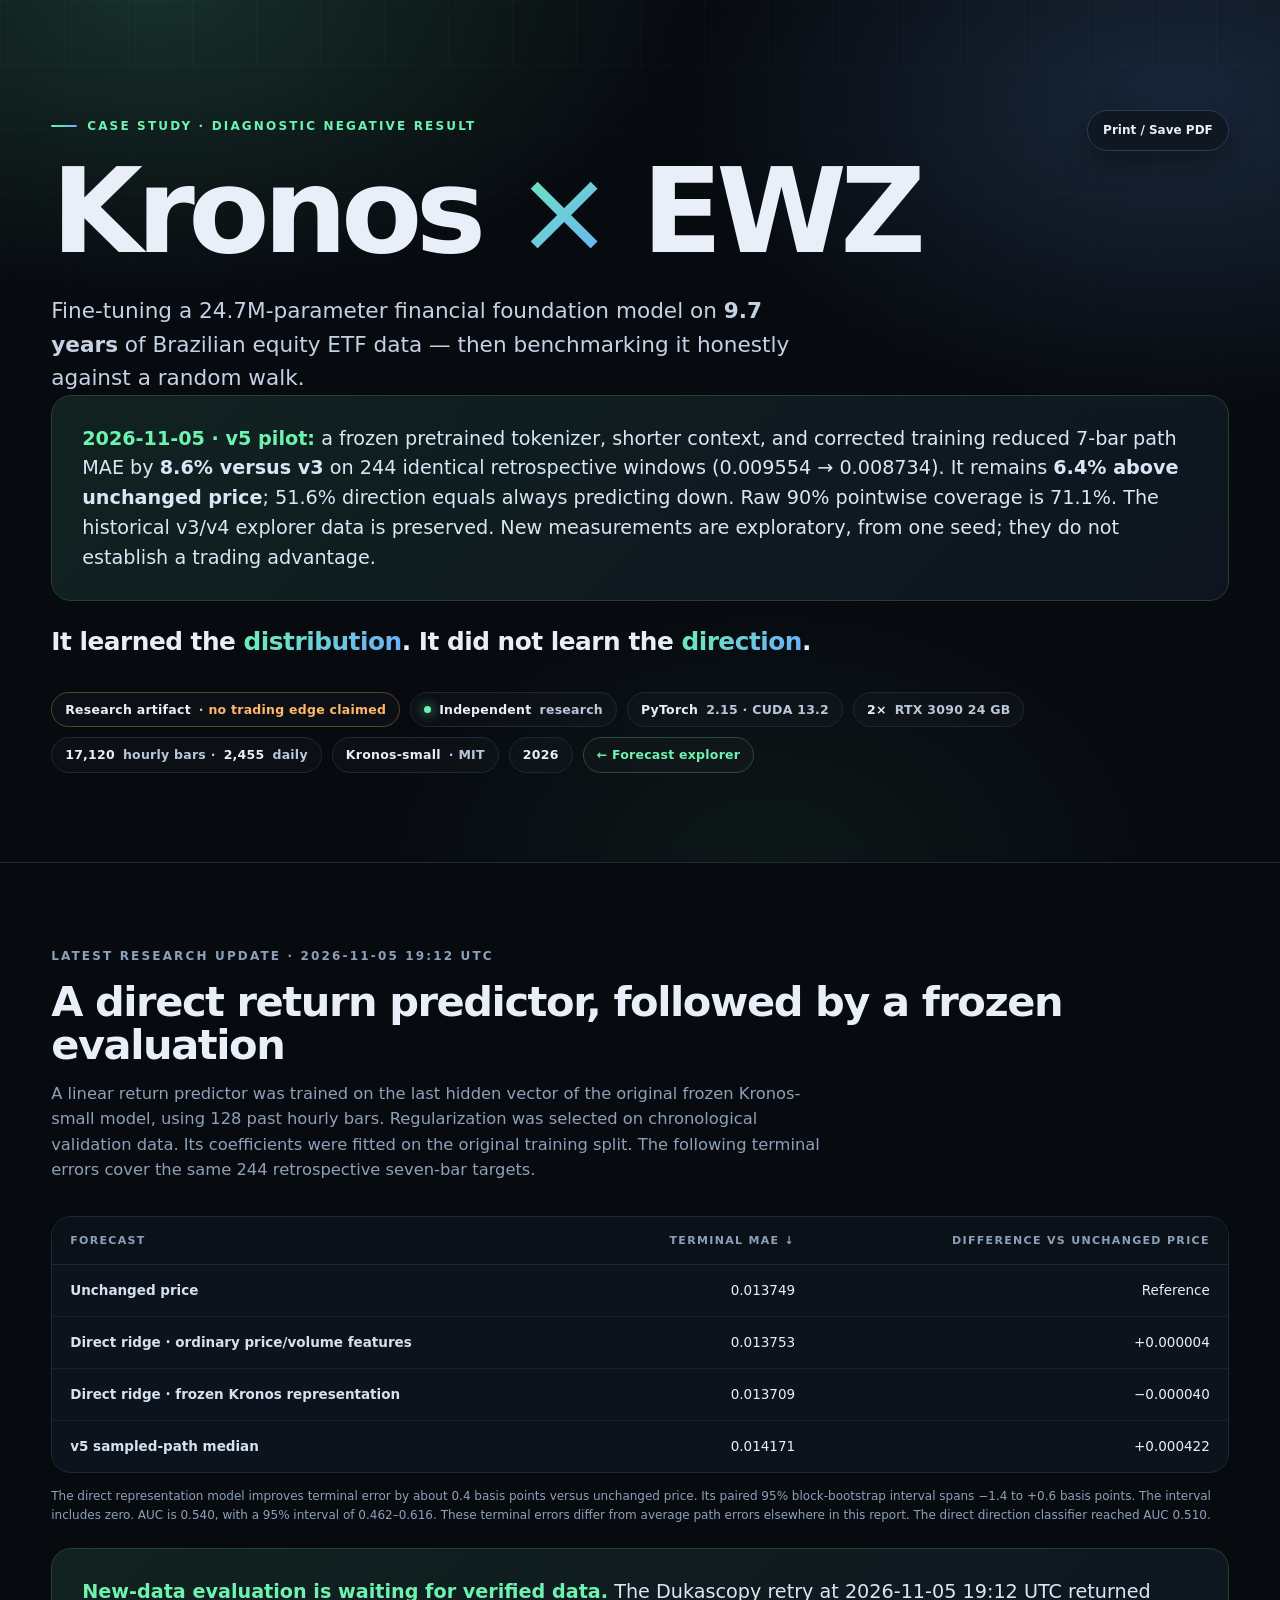
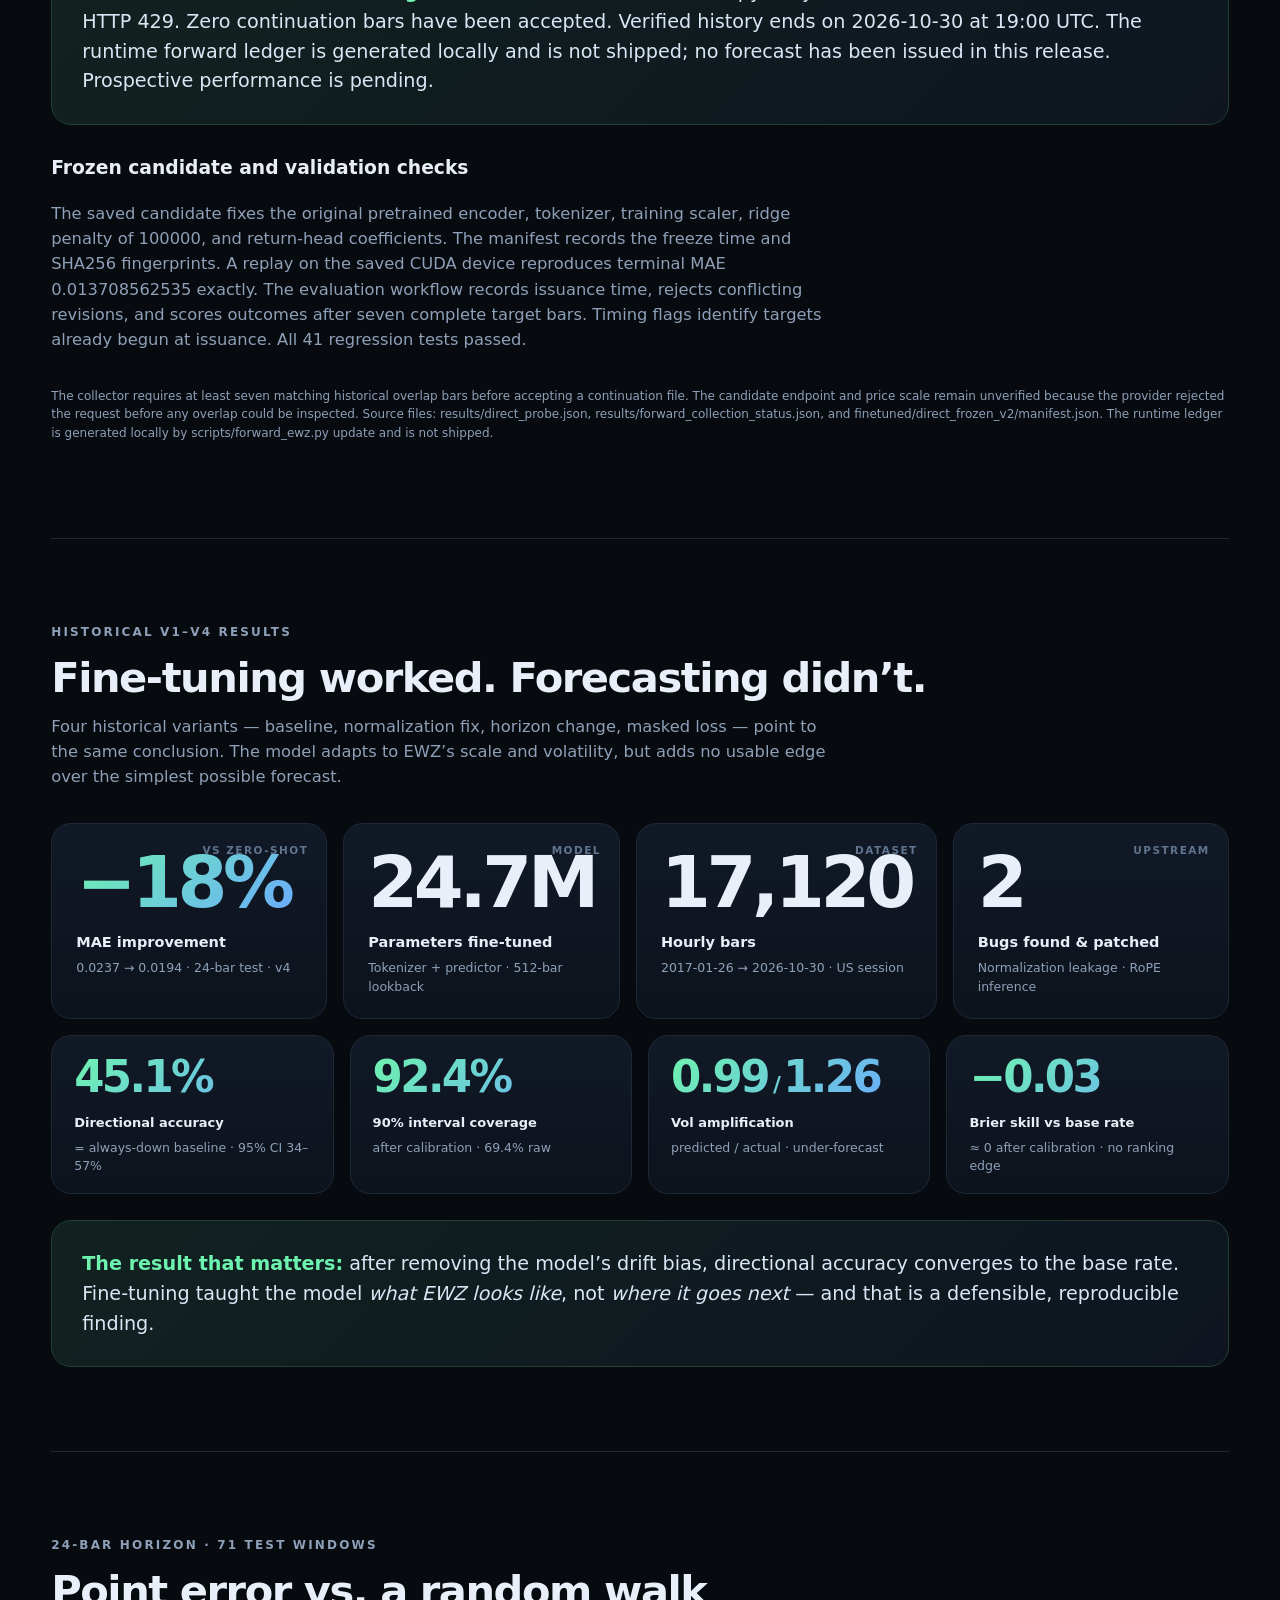
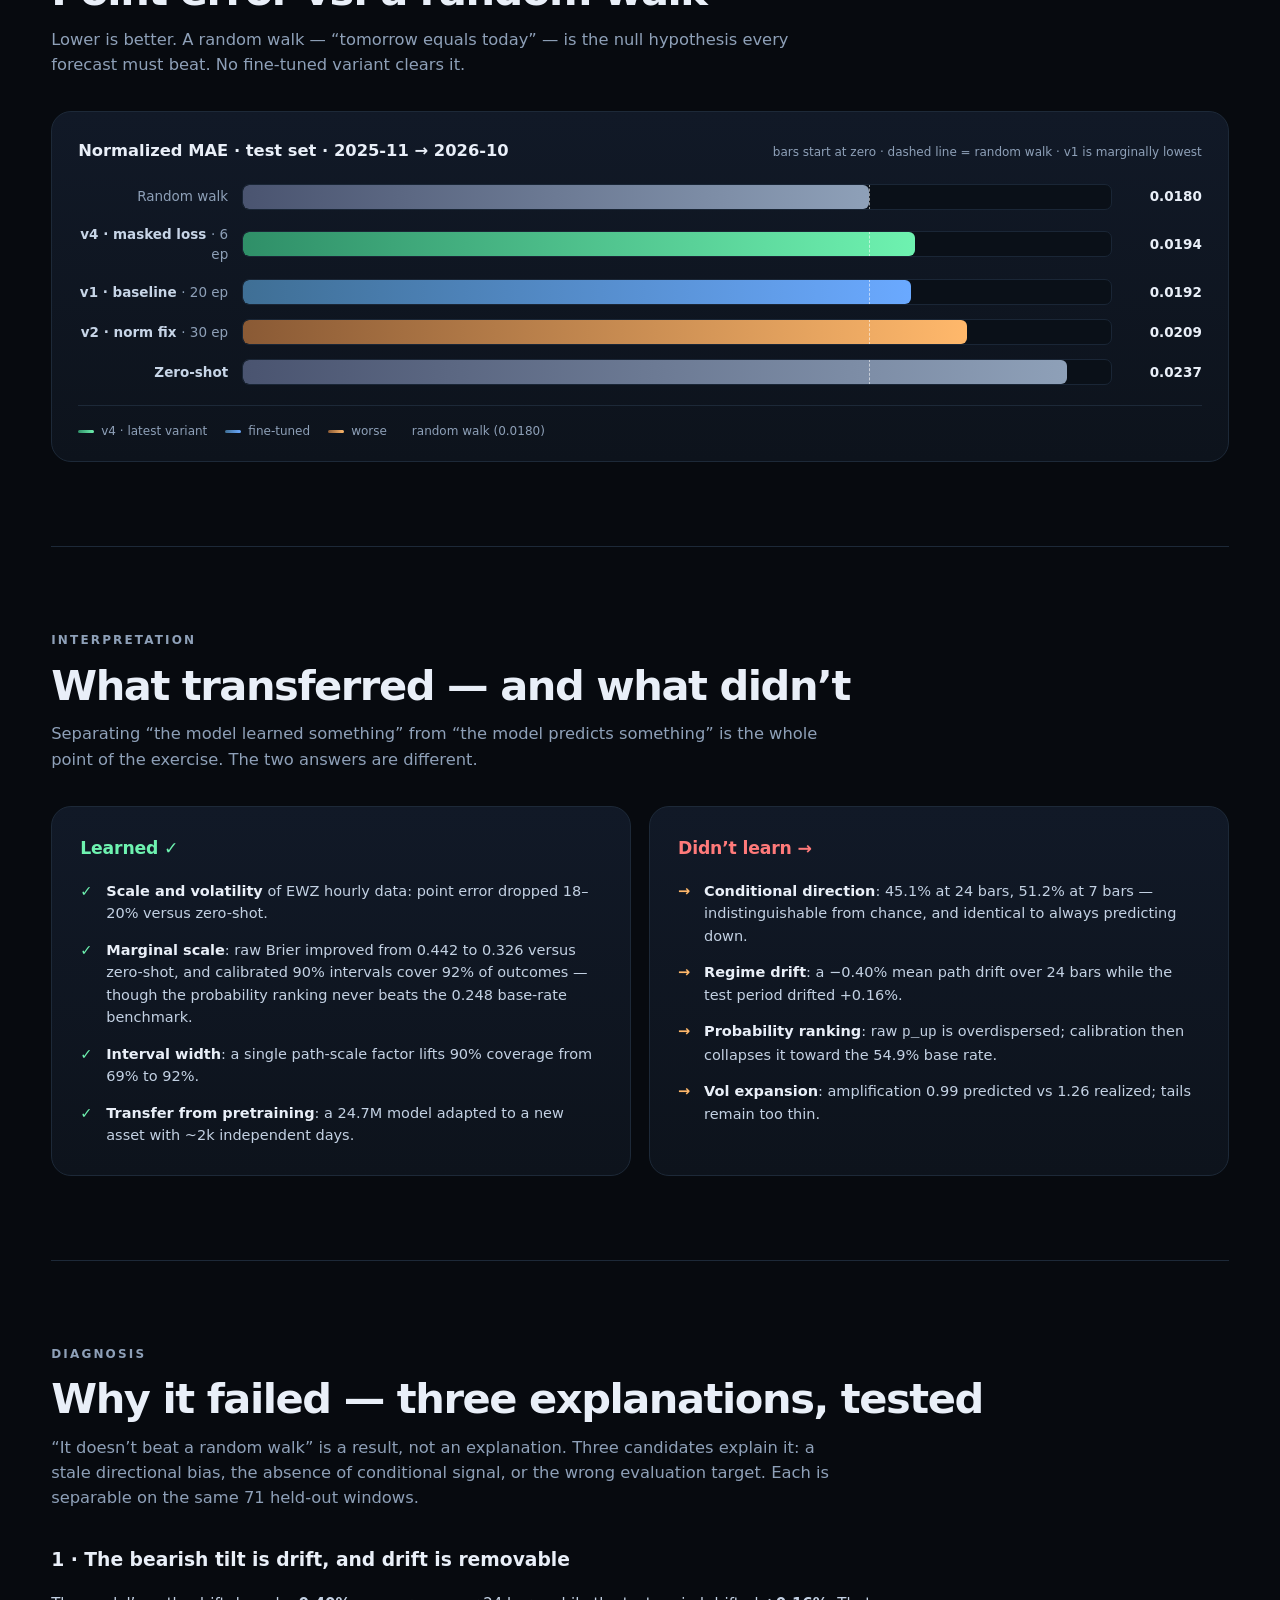
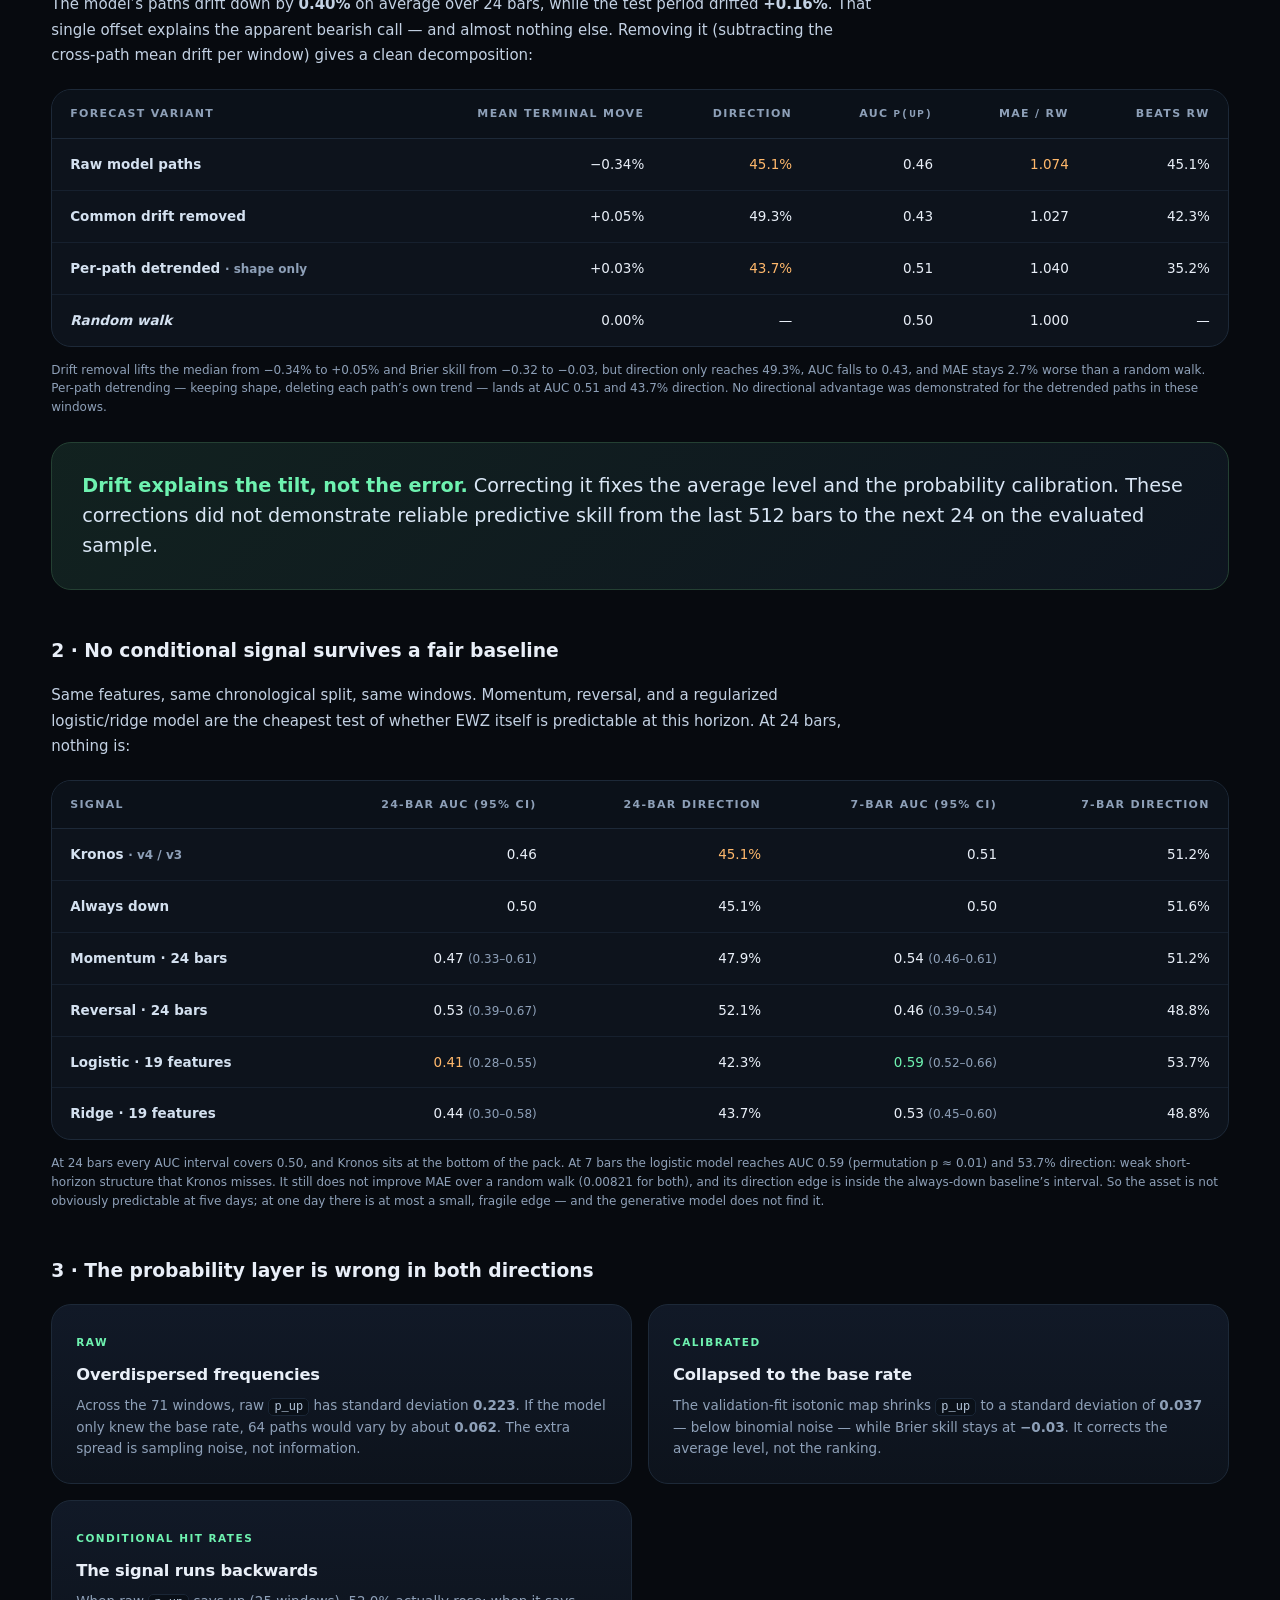
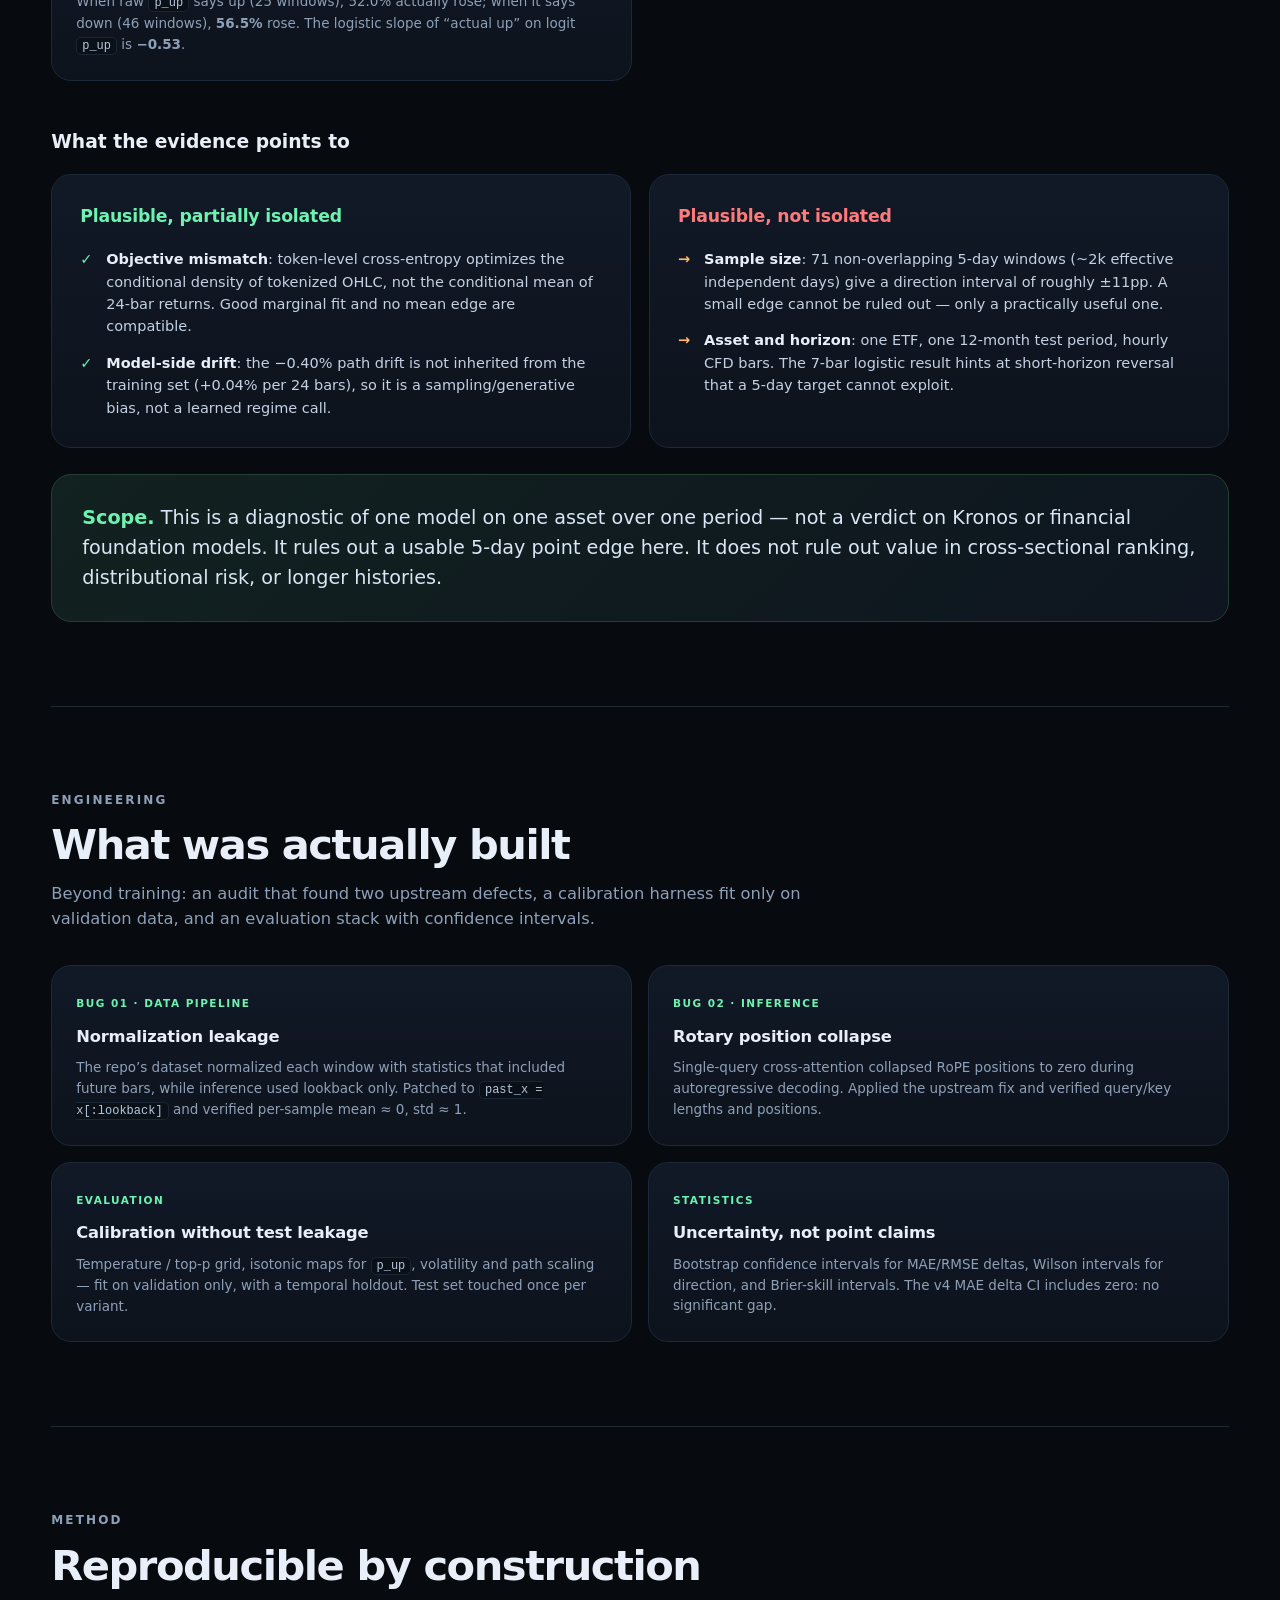
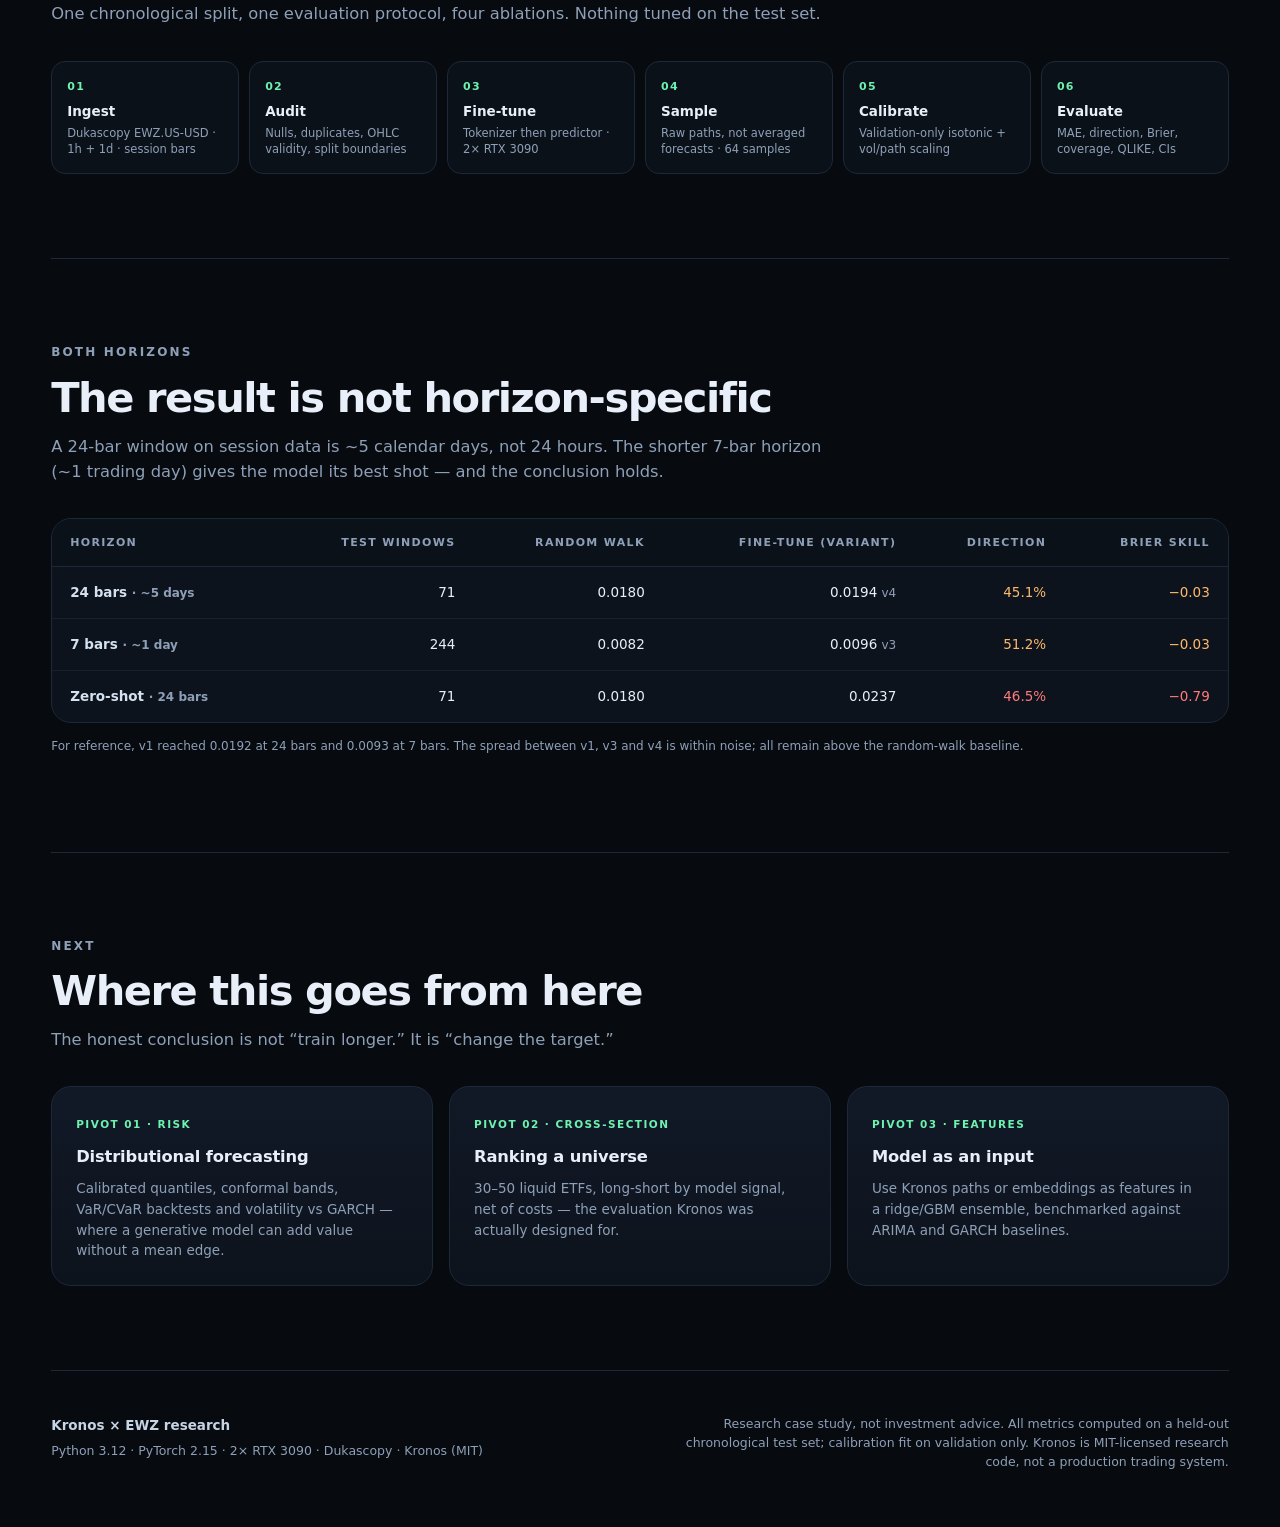
<file: results/kronos-ewz-report.html>
<!DOCTYPE html>
<html lang="en">
<head>
<meta charset="utf-8">
<meta name="viewport" content="width=device-width, initial-scale=1">
<title>Kronos × EWZ — Fine-tuning a financial foundation model</title>
<meta name="description" content="Case study: fine-tuning Kronos-small on 9.7 years of EWZ hourly data and benchmarking it against a random walk.">
<style>
  :root{
    --bg:#070a0f;
    --panel:#0d131c;
    --panel-2:#111927;
    --line:#1d2938;
    --text:#e9eff8;
    --muted:#8ea0b8;
    --mint:#6ef2b0;
    --blue:#6aa9ff;
    --amber:#ffb86b;
    --red:#ff7a7a;
    --grad:linear-gradient(135deg,#6ef2b0 0%,#6aa9ff 100%);
    --radius:20px;
  }

  *{box-sizing:border-box}
  html{background:var(--bg);scroll-behavior:smooth;scrollbar-color:#2b3d55 #070a0f;scrollbar-width:thin}
  body{
    margin:0;
    background:var(--bg);
    color:var(--text);
    font-family:ui-sans-serif,system-ui,-apple-system,"Segoe UI",Roboto,Helvetica,Arial,sans-serif;
    -webkit-font-smoothing:antialiased;
    text-rendering:optimizeLegibility;
    line-height:1.55;
  }

  a{color:var(--mint);text-decoration:none}
  a:hover{text-decoration:underline}

  .wrap{width:min(1180px,92vw);margin:0 auto}

  /* ---------- HERO ---------- */
  .hero{
    position:relative;
    overflow:hidden;
    padding:clamp(56px,9vw,110px) 0 clamp(48px,7vw,90px);
    border-bottom:1px solid var(--line);
  }
  .hero::before{
    content:"";
    position:absolute;inset:0;
    background:
      radial-gradient(900px 500px at 12% 0%, rgba(110,242,176,.16), transparent 60%),
      radial-gradient(800px 500px at 92% 12%, rgba(106,169,255,.18), transparent 62%),
      radial-gradient(600px 400px at 60% 100%, rgba(110,242,176,.06), transparent 70%);
    pointer-events:none;
  }
  .hero::after{
    content:"";
    position:absolute;inset:0;
    background-image:
      linear-gradient(rgba(255,255,255,.035) 1px, transparent 1px),
      linear-gradient(90deg, rgba(255,255,255,.035) 1px, transparent 1px);
    background-size:64px 64px;
    mask-image:linear-gradient(to bottom, rgba(0,0,0,.55), transparent 85%);
    pointer-events:none;
  }
  .hero .wrap{position:relative;z-index:1}

  .eyebrow{
    display:inline-flex;align-items:center;gap:10px;
    font-size:12px;font-weight:700;letter-spacing:.18em;text-transform:uppercase;
    color:var(--mint);
    margin-bottom:22px;
  }
  .eyebrow::before{
    content:"";width:26px;height:2px;background:var(--grad);border-radius:2px;
  }

  h1{
    margin:0;
    font-size:clamp(3.4rem,10vw,7.4rem);
    line-height:.92;
    letter-spacing:-.055em;
    font-weight:850;
  }
  h1 .x{
    background:var(--grad);
    -webkit-background-clip:text;background-clip:text;
    -webkit-text-fill-color:transparent;
    font-weight:400;
  }

  .lede{
    max-width:760px;
    margin:28px 0 0;
    font-size:clamp(1.05rem,1.7vw,1.35rem);
    color:#c4d2e4;
  }

  .tagline{
    margin:22px 0 0;
    font-size:clamp(1.15rem,2.1vw,1.55rem);
    font-weight:700;
    letter-spacing:-.02em;
    color:var(--text);
  }
  .tagline span{
    background:var(--grad);
    -webkit-background-clip:text;background-clip:text;
    -webkit-text-fill-color:transparent;
  }

  .badges{display:flex;flex-wrap:wrap;gap:10px;margin-top:30px}
  .badge{
    display:inline-flex;align-items:center;gap:8px;
    padding:7px 13px;border:1px solid var(--line);border-radius:999px;
    background:rgba(255,255,255,.02);
    color:#b8c7db;font-size:12.5px;font-weight:600;letter-spacing:.02em;
  }
  .badge b{color:var(--text);font-weight:700}
  .dot{width:7px;height:7px;border-radius:50%;background:var(--mint);box-shadow:0 0 12px var(--mint)}

  /* ---------- SECTION HEADS ---------- */
  section{padding:clamp(52px,7vw,84px) 0;border-bottom:1px solid var(--line)}
  .kicker{
    font-size:12px;font-weight:700;letter-spacing:.18em;text-transform:uppercase;
    color:var(--muted);margin:0 0 14px;
  }
  h2{
    margin:0 0 14px;
    font-size:clamp(1.7rem,3.6vw,2.6rem);
    letter-spacing:-.035em;line-height:1.05;font-weight:800;
  }
  .section-intro{max-width:780px;color:var(--muted);font-size:1.02rem;margin:0 0 34px}

  /* ---------- BIG STATS ---------- */
  .stat-grid{
    display:grid;
    grid-template-columns:repeat(4,1fr);
    gap:16px;
  }
  .stat{
    position:relative;
    background:linear-gradient(180deg,var(--panel-2),var(--panel));
    border:1px solid var(--line);
    border-radius:var(--radius);
    padding:26px 24px 22px;
    transition:transform .25s ease,border-color .25s ease;
  }
  .stat:hover{transform:translateY(-3px);border-color:#2b3d55}
  .stat .num{
    font-size:clamp(2.9rem,5.6vw,4.6rem);
    font-weight:850;
    letter-spacing:-.06em;
    line-height:.9;
    background:var(--grad);
    -webkit-background-clip:text;background-clip:text;
    -webkit-text-fill-color:transparent;
    font-variant-numeric:tabular-nums;
  }
  .stat .num.plain{
    background:none;-webkit-text-fill-color:var(--text);color:var(--text);
  }
  .stat .label{margin-top:16px;font-size:14.5px;font-weight:700;color:var(--text)}
  .stat .sub{margin-top:6px;font-size:12.5px;color:var(--muted);line-height:1.45}
  .stat .corner{
    position:absolute;top:18px;right:18px;font-size:10.5px;font-weight:700;
    letter-spacing:.14em;text-transform:uppercase;color:#5f748e;
  }

  .stat-grid.secondary{grid-template-columns:repeat(4,1fr);margin-top:16px}
  .stat-grid.secondary .stat{padding:22px 22px 18px}
  .stat-grid.secondary .num{font-size:clamp(2rem,3.4vw,2.9rem)}
  .stat-grid.secondary .label{font-size:13px}

  /* ---------- CALLOUT ---------- */
  .callout{
    margin-top:26px;
    border:1px solid #244033;
    background:linear-gradient(135deg, rgba(110,242,176,.10), rgba(106,169,255,.07));
    border-radius:var(--radius);
    padding:28px 30px;
  }
  .callout p{margin:0;font-size:clamp(1rem,1.7vw,1.2rem);color:#d9e6f5}
  .callout strong{color:var(--mint);font-weight:750}

  /* ---------- CHART ---------- */
  .chart{
    border:1px solid var(--line);
    border-radius:var(--radius);
    background:linear-gradient(180deg,var(--panel-2),var(--panel));
    padding:26px 26px 20px;
  }
  .chart-head{display:flex;justify-content:space-between;align-items:baseline;gap:20px;flex-wrap:wrap;margin-bottom:20px}
  .chart-title{font-weight:750;font-size:1.02rem}
  .chart-note{font-size:12px;color:var(--muted)}
  .rows{display:grid;gap:14px}
  .row{display:grid;grid-template-columns:150px 1fr 76px;align-items:center;gap:14px}
  .row .name{font-size:13.5px;font-weight:650;color:#c7d5e7;text-align:right}
  .row .name em{font-style:normal;color:var(--muted);font-weight:500}
  .track{
    position:relative;height:26px;border-radius:7px;
    background:#0a1018;border:1px solid #1a2636;overflow:hidden;
  }
  .track .fill{
    position:absolute;inset:0 auto 0 0;border-radius:6px;
    background:linear-gradient(90deg,#3f6f95,#6aa9ff);
  }
  .track .fill.best{background:linear-gradient(90deg,#2f8f68,#6ef2b0)}
  .track .fill.zero{background:linear-gradient(90deg,#4a5470,#8ea0b8)}
  .track .fill.bad{background:linear-gradient(90deg,#8a5a35,#ffb86b)}
  .track .rw{
    position:absolute;top:-1px;bottom:-1px;left:72.12%;
    border-left:1.5px dashed rgba(255,255,255,.55);
  }
  .row .val{font-size:13.5px;font-weight:750;font-variant-numeric:tabular-nums;color:var(--text);text-align:right}
  .legend{display:flex;gap:18px;flex-wrap:wrap;margin-top:20px;padding-top:16px;border-top:1px solid var(--line);font-size:12px;color:var(--muted)}
  .legend i{display:inline-block;width:16px;height:3px;border-radius:2px;margin-right:7px;vertical-align:middle}
  .legend .dash{width:14px;height:0;border-top:1.5px dashed rgba(255,255,255,.55);vertical-align:middle;margin-right:7px}

  /* ---------- TWO COLUMNS ---------- */
  .split{display:grid;grid-template-columns:1fr 1fr;gap:18px}
  .panel{
    border:1px solid var(--line);border-radius:var(--radius);
    background:linear-gradient(180deg,var(--panel-2),var(--panel));
    padding:28px;
  }
  .panel h3{margin:0 0 18px;font-size:1.08rem;letter-spacing:-.01em}
  .panel ul{margin:0;padding:0;list-style:none;display:grid;gap:14px}
  .panel li{position:relative;padding-left:26px;font-size:14.5px;color:#c3d1e3}
  .panel li::before{
    position:absolute;left:0;top:0;font-weight:800;
  }
  .panel.good li::before{content:"✓";color:var(--mint)}
  .panel.bad li::before{content:"→";color:var(--amber)}
  .panel li b{color:var(--text);font-weight:700}

  /* ---------- ENGINEERING CARDS ---------- */
  .cards{display:grid;grid-template-columns:repeat(2,1fr);gap:16px}
  .card{
    border:1px solid var(--line);border-radius:var(--radius);
    background:linear-gradient(180deg,var(--panel-2),var(--panel));
    padding:24px;
  }
  .card .tag{
    display:inline-block;font-size:10.5px;font-weight:750;letter-spacing:.14em;text-transform:uppercase;
    color:var(--mint);margin-bottom:12px;
  }
  .card h3{margin:0 0 8px;font-size:1.02rem;letter-spacing:-.01em}
  .card p{margin:0;color:var(--muted);font-size:13.5px}
  .card code{
    font-family:ui-monospace,SFMono-Regular,Menlo,monospace;font-size:12px;
    color:#b7c8dd;background:#0a1018;border:1px solid #1a2636;border-radius:5px;padding:1px 5px;
  }

  /* ---------- PIPELINE ---------- */
  .pipeline{display:flex;flex-wrap:wrap;gap:10px;align-items:stretch}
  .step{
    flex:1 1 150px;min-width:140px;
    border:1px solid var(--line);border-radius:14px;
    background:#0b1119;padding:16px 15px;
    position:relative;
  }
  .step .n{font-size:11px;font-weight:800;letter-spacing:.12em;color:var(--mint);margin-bottom:8px}
  .step .t{font-weight:700;font-size:13.5px;line-height:1.3}
  .step .d{font-size:11.5px;color:var(--muted);margin-top:5px;line-height:1.4}

  /* ---------- TABLE ---------- */
  .table-wrap{overflow-x:auto;border:1px solid var(--line);border-radius:var(--radius);background:var(--panel)}
  table{width:100%;border-collapse:collapse;min-width:640px}
  th,td{padding:15px 18px;text-align:right;font-size:13.5px;font-variant-numeric:tabular-nums}
  th:first-child,td:first-child{text-align:left}
  thead th{
    font-size:11px;letter-spacing:.12em;text-transform:uppercase;color:var(--muted);
    font-weight:700;border-bottom:1px solid var(--line);background:#0b1119;
  }
  tbody tr+tr td{border-top:1px solid #16202e}
  tbody td:first-child{font-weight:650;color:#d4e1f0}
  td .muted{color:var(--muted);font-size:12px}
  .good{color:var(--mint)}
  .warn{color:var(--amber)}
  .bad{color:var(--red)}

  /* ---------- NEXT ---------- */
  .next{display:grid;grid-template-columns:repeat(3,1fr);gap:16px}
  .next .card p{margin-top:6px}

  /* ---------- FOOTER ---------- */
  footer{padding:44px 0 60px;color:var(--muted);font-size:12.5px}
  .foot{display:flex;justify-content:space-between;gap:24px;flex-wrap:wrap;align-items:flex-start}
  .foot .who{color:#c6d4e6;font-weight:700;font-size:13.5px}
  .foot .stack{margin-top:5px}
  .disclaimer{max-width:560px;text-align:right;line-height:1.5}

  .print-btn{
    position:absolute;right:0;top:0;z-index:20;
    border:1px solid #2b3d55;background:#0e1722;color:var(--text);
    padding:10px 15px;border-radius:999px;font:inherit;font-size:12px;font-weight:700;
    cursor:pointer;box-shadow:0 10px 30px rgba(0,0,0,.4);
  }
  .print-btn:hover{border-color:var(--mint);color:var(--mint)}

  @media (max-width:900px){
    .stat-grid,.stat-grid.secondary{grid-template-columns:repeat(2,1fr)}
    .split,.cards,.next{grid-template-columns:1fr}
    .row{grid-template-columns:110px 1fr 66px}
    .disclaimer{text-align:left}
    .print-btn{display:none}
  }
  @media (max-width:520px){
    .stat-grid,.stat-grid.secondary{grid-template-columns:1fr}
    .row{grid-template-columns:1fr;gap:6px}
    .row .name{text-align:left}
    .row .val{text-align:left}
  }

  @media (prefers-reduced-motion:reduce){
    *{transition:none!important;animation:none!important}
  }

  @media print{
    :root{
      --bg:#fff;--panel:#f7f9fc;--panel-2:#f7f9fc;--line:#dbe3ee;
      --text:#0b1220;--muted:#4c5d73;
    }
    body{background:#fff;color:#0b1220}
    .hero{padding:34px 0 30px}
    .hero::before,.hero::after{display:none}
    .print-btn{display:none}
    section{padding:30px 0;break-inside:avoid}
    .stat,.panel,.card,.chart,.table-wrap{break-inside:avoid;box-shadow:none}
    .stat .num,.stat .num.plain,h1 .x,.tagline span{
      background:none;-webkit-text-fill-color:#0b1220;color:#0b1220;
    }
    .track{background:#eef2f8;border-color:#dbe3ee}
    .legend .rw,.track .rw{border-color:#0b1220}
  }
</style>
</head>
<body>

<header class="hero">
  <div class="wrap">
    <button class="print-btn" onclick="window.print()" aria-label="Print or save as PDF">Print / Save PDF</button>
    <div class="eyebrow">Case study · diagnostic negative result</div>
    <h1>Kronos <span class="x">×</span> EWZ</h1>
    <p class="lede">
      Fine-tuning a 24.7M-parameter financial foundation model on <b>9.7 years</b> of
      Brazilian equity ETF data — then benchmarking it honestly against a random walk.
    </p>
    <div class="callout" id="v5-update" style="margin:0 0 18px">
      <p><strong>2026-11-05 · v5 pilot:</strong> a frozen pretrained tokenizer, shorter context,
      and corrected training reduced 7-bar path MAE by <b>8.6% versus v3</b> on 244 identical
      retrospective windows (0.009554 → 0.008734). It remains <b>6.4% above unchanged price</b>;
      51.6% direction equals always predicting down. Raw 90% pointwise coverage is 71.1%.
      The historical v3/v4 explorer data is preserved. New measurements are exploratory,
      from one seed; they do not establish a trading advantage.</p>
    </div>
    <p class="tagline">It learned the <span>distribution</span>. It did not learn the <span>direction</span>.</p>
    <div class="badges">
      <span class="badge" style="border-color:#5a4426;color:var(--amber)"><b>Research artifact</b> · no trading edge claimed</span>
      <span class="badge"><span class="dot"></span><b>Independent</b> research</span>
      <span class="badge"><b>PyTorch</b> 2.15 · CUDA 13.2</span>
      <span class="badge"><b>2×</b> RTX 3090 24 GB</span>
      <span class="badge"><b>17,120</b> hourly bars · <b>2,455</b> daily</span>
      <span class="badge"><b>Kronos-small</b> · MIT</span>
      <span class="badge"><b>2026</b></span>
      <a class="badge" href="../demo/index.html" style="color:var(--mint);border-color:#2b4a3d">&larr; Forecast explorer</a>
    </div>
  </div>
</header>

<main>

  <section class="wrap" id="direct-forward-update">
    <p class="kicker">Latest research update · 2026-11-05 19:12 UTC</p>
    <h2>A direct return predictor, followed by a frozen evaluation</h2>
    <p class="section-intro">
      A linear return predictor was trained on the last hidden vector of the original frozen
      Kronos-small model, using 128 past hourly bars. Regularization was selected on chronological
      validation data. Its coefficients were fitted on the original training split.
      The following terminal errors cover the same 244 retrospective seven-bar targets.
    </p>
    <div class="table-wrap"><table>
      <thead><tr><th>Forecast</th><th>Terminal MAE ↓</th><th>Difference vs unchanged price</th></tr></thead>
      <tbody>
        <tr><td>Unchanged price</td><td>0.013749</td><td>Reference</td></tr>
        <tr><td>Direct ridge · ordinary price/volume features</td><td>0.013753</td><td>+0.000004</td></tr>
        <tr><td>Direct ridge · frozen Kronos representation</td><td>0.013709</td><td>−0.000040</td></tr>
        <tr><td>v5 sampled-path median</td><td>0.014171</td><td>+0.000422</td></tr>
      </tbody>
    </table></div>
    <p class="chart-note" style="margin-top:14px">
      The direct representation model improves terminal error by about 0.4 basis points versus
      unchanged price. Its paired 95% block-bootstrap interval spans −1.4 to +0.6 basis points.
      The interval includes zero. AUC is 0.540, with a 95% interval of 0.462–0.616.
      These terminal errors differ from average path errors elsewhere in this report.
      The direct direction classifier reached AUC 0.510.
    </p>
    <div class="callout" style="margin-top:24px">
      <p><strong>New-data evaluation is waiting for verified data.</strong>
      The Dukascopy retry at 2026-11-05 19:12 UTC returned HTTP 429.
      Zero continuation bars have been accepted. Verified history ends on
      2026-10-30 at 19:00 UTC. The runtime forward ledger is generated locally and is not
      shipped; no forecast has been issued in this release. Prospective performance is pending.</p>
    </div>
    <h3 style="margin-top:28px">Frozen candidate and validation checks</h3>
    <p class="section-intro">
      The saved candidate fixes the original pretrained encoder, tokenizer, training scaler,
      ridge penalty of 100000, and return-head coefficients. The manifest records the freeze
      time and SHA256 fingerprints. A replay on the saved CUDA device reproduces terminal MAE 0.013708562535 exactly.
      The evaluation workflow records issuance time, rejects conflicting revisions, and scores
      outcomes after seven complete target bars. Timing flags identify targets already begun
      at issuance. All 41 regression tests passed.
    </p>
    <p class="chart-note">
      The collector requires at least seven matching historical overlap bars before accepting
      a continuation file. The candidate endpoint and price scale remain unverified because
      the provider rejected the request before any overlap could be inspected.
      Source files: results/direct_probe.json, results/forward_collection_status.json,
      and finetuned/direct_frozen_v2/manifest.json. The runtime ledger is generated locally
      by scripts/forward_ewz.py update and is not shipped.
    </p>
  </section>


  <!-- ================= HEADLINE STATS ================= -->
  <section class="wrap">
    <p class="kicker">Historical v1–v4 results</p>
    <h2>Fine-tuning worked. Forecasting didn’t.</h2>
    <p class="section-intro">
      Four historical variants — baseline, normalization fix, horizon change, masked loss — point
      to the same conclusion. The model adapts to EWZ’s scale and volatility, but adds no usable
      edge over the simplest possible forecast.
    </p>

    <div class="stat-grid">
      <div class="stat">
        <span class="corner">vs zero-shot</span>
        <div class="num">−18%</div>
        <div class="label">MAE improvement</div>
        <div class="sub">0.0237 → 0.0194 · 24-bar test · v4</div>
      </div>
      <div class="stat">
        <span class="corner">model</span>
        <div class="num plain">24.7M</div>
        <div class="label">Parameters fine-tuned</div>
        <div class="sub">Tokenizer + predictor · 512-bar lookback</div>
      </div>
      <div class="stat">
        <span class="corner">dataset</span>
        <div class="num plain">17,120</div>
        <div class="label">Hourly bars</div>
        <div class="sub">2017-01-26 → 2026-10-30 · US session</div>
      </div>
      <div class="stat">
        <span class="corner">upstream</span>
        <div class="num plain">2</div>
        <div class="label">Bugs found &amp; patched</div>
        <div class="sub">Normalization leakage · RoPE inference</div>
      </div>
    </div>

    <div class="stat-grid secondary">
      <div class="stat">
        <div class="num">45.1%</div>
        <div class="label">Directional accuracy</div>
        <div class="sub">= always-down baseline · 95% CI 34–57%</div>
      </div>
      <div class="stat">
        <div class="num">92.4%</div>
        <div class="label">90% interval coverage</div>
        <div class="sub">after calibration · 69.4% raw</div>
      </div>
      <div class="stat">
        <div class="num">0.99<span style="font-size:.5em;color:var(--muted)"> / </span>1.26</div>
        <div class="label">Vol amplification</div>
        <div class="sub">predicted / actual · under-forecast</div>
      </div>
      <div class="stat">
        <div class="num">−0.03</div>
        <div class="label">Brier skill vs base rate</div>
        <div class="sub">≈ 0 after calibration · no ranking edge</div>
      </div>
    </div>

    <div class="callout">
      <p>
        <strong>The result that matters:</strong> after removing the model’s drift bias, directional
        accuracy converges to the base rate. Fine-tuning taught the model <em>what EWZ looks like</em>,
        not <em>where it goes next</em> — and that is a defensible, reproducible finding.
      </p>
    </div>
  </section>

  <!-- ================= CHART ================= -->
  <section class="wrap">
    <p class="kicker">24-bar horizon · 71 test windows</p>
    <h2>Point error vs. a random walk</h2>
    <p class="section-intro">
      Lower is better. A random walk — “tomorrow equals today” — is the null hypothesis every
      forecast must beat. No fine-tuned variant clears it.
    </p>

    <div class="chart">
      <div class="chart-head">
        <div class="chart-title">Normalized MAE · test set · 2025-11 → 2026-10</div>
        <div class="chart-note">bars start at zero · dashed line = random walk · v1 is marginally lowest</div>
      </div>

      <div class="rows">
        <div class="row">
          <div class="name"><em>Random walk</em></div>
          <div class="track"><div class="fill zero" style="width:72.12%"></div><div class="rw"></div></div>
          <div class="val">0.0180</div>
        </div>
        <div class="row">
          <div class="name">v4 · masked loss <em>· 6 ep</em></div>
          <div class="track"><div class="fill best" style="width:77.48%"></div><div class="rw"></div></div>
          <div class="val">0.0194</div>
        </div>
        <div class="row">
          <div class="name">v1 · baseline <em>· 20 ep</em></div>
          <div class="track"><div class="fill" style="width:76.96%"></div><div class="rw"></div></div>
          <div class="val">0.0192</div>
        </div>
        <div class="row">
          <div class="name">v2 · norm fix <em>· 30 ep</em></div>
          <div class="track"><div class="fill bad" style="width:83.44%"></div><div class="rw"></div></div>
          <div class="val">0.0209</div>
        </div>
        <div class="row">
          <div class="name">Zero-shot</div>
          <div class="track"><div class="fill zero" style="width:94.92%"></div><div class="rw"></div></div>
          <div class="val">0.0237</div>
        </div>
      </div>

      <div class="legend">
        <span><i style="background:linear-gradient(90deg,#2f8f68,#6ef2b0)"></i>v4 · latest variant</span>
        <span><i style="background:linear-gradient(90deg,#3f6f95,#6aa9ff)"></i>fine-tuned</span>
        <span><i style="background:linear-gradient(90deg,#8a5a35,#ffb86b)"></i>worse</span>
        <span><span class="dash"></span>random walk (0.0180)</span>
      </div>
    </div>
  </section>

  <!-- ================= WHAT WORKED / DIDN'T ================= -->
  <section class="wrap">
    <p class="kicker">Interpretation</p>
    <h2>What transferred — and what didn’t</h2>
    <p class="section-intro">
      Separating “the model learned something” from “the model predicts something” is the whole point
      of the exercise. The two answers are different.
    </p>

    <div class="split">
      <div class="panel good">
        <h3>Learned ✓</h3>
        <ul>
          <li><b>Scale and volatility</b> of EWZ hourly data: point error dropped 18–20% versus zero-shot.</li>
          <li><b>Marginal scale</b>: raw Brier improved from 0.442 to 0.326 versus zero-shot, and calibrated 90% intervals cover 92% of outcomes — though the probability ranking never beats the 0.248 base-rate benchmark.</li>
          <li><b>Interval width</b>: a single path-scale factor lifts 90% coverage from 69% to 92%.</li>
          <li><b>Transfer from pretraining</b>: a 24.7M model adapted to a new asset with ~2k independent days.</li>
        </ul>
      </div>
      <div class="panel bad">
        <h3>Didn’t learn →</h3>
        <ul>
          <li><b>Conditional direction</b>: 45.1% at 24 bars, 51.2% at 7 bars — indistinguishable from chance, and identical to always predicting down.</li>
          <li><b>Regime drift</b>: a −0.40% mean path drift over 24 bars while the test period drifted +0.16%.</li>
          <li><b>Probability ranking</b>: raw <code>p_up</code> is overdispersed; calibration then collapses it toward the 54.9% base rate.</li>
          <li><b>Vol expansion</b>: amplification 0.99 predicted vs 1.26 realized; tails remain too thin.</li>
        </ul>
      </div>
    </div>
  </section>

  <!-- ================= WHY ================= -->
  <section class="wrap" id="why">
    <p class="kicker">Diagnosis</p>
    <h2>Why it failed — three explanations, tested</h2>
    <p class="section-intro">
      “It doesn’t beat a random walk” is a result, not an explanation. Three candidates explain it:
      a stale directional bias, the absence of conditional signal, or the wrong evaluation target.
      Each is separable on the same 71 held-out windows.
    </p>

    <h3>1 · The bearish tilt is drift, and drift is removable</h3>
    <p style="color:#c3d1e3;max-width:820px;margin:0 0 20px;font-size:15px;line-height:1.7">
      The model’s paths drift down by <b>0.40%</b> on average over 24 bars, while the test period drifted
      <b>+0.16%</b>. That single offset explains the apparent bearish call — and almost nothing else.
      Removing it (subtracting the cross-path mean drift per window) gives a clean decomposition:
    </p>

    <div class="table-wrap">
      <table>
        <thead>
          <tr>
            <th>Forecast variant</th>
            <th>Mean terminal move</th>
            <th>Direction</th>
            <th>AUC <code>P(up)</code></th>
            <th>MAE / RW</th>
            <th>Beats RW</th>
          </tr>
        </thead>
        <tbody>
          <tr>
            <td>Raw model paths</td>
            <td>−0.34%</td>
            <td class="warn">45.1%</td>
            <td>0.46</td>
            <td class="warn">1.074</td>
            <td>45.1%</td>
          </tr>
          <tr>
            <td>Common drift removed</td>
            <td>+0.05%</td>
            <td>49.3%</td>
            <td>0.43</td>
            <td>1.027</td>
            <td>42.3%</td>
          </tr>
          <tr>
            <td>Per-path detrended <span class="muted">· shape only</span></td>
            <td>+0.03%</td>
            <td class="warn">43.7%</td>
            <td>0.51</td>
            <td>1.040</td>
            <td>35.2%</td>
          </tr>
          <tr>
            <td><em>Random walk</em></td>
            <td>0.00%</td>
            <td>—</td>
            <td>0.50</td>
            <td>1.000</td>
            <td>—</td>
          </tr>
        </tbody>
      </table>
    </div>
    <p class="chart-note" style="margin-top:14px">
      Drift removal lifts the median from −0.34% to +0.05% and Brier skill from −0.32 to −0.03, but
      direction only reaches 49.3%, AUC falls to 0.43, and MAE stays 2.7% worse than a random walk.
      Per-path detrending — keeping shape, deleting each path’s own trend — lands at AUC 0.51 and 43.7%
      direction. No directional advantage was demonstrated for the detrended paths in these windows.
    </p>

    <div class="callout" style="margin-top:26px">
      <p>
        <strong>Drift explains the tilt, not the error.</strong> Correcting it fixes the average level and
        the probability calibration. These corrections did not demonstrate reliable predictive skill
        from the last 512 bars to the next 24 on the evaluated sample.
      </p>
    </div>

    <h3 style="margin-top:46px">2 · No conditional signal survives a fair baseline</h3>
    <p style="color:#c3d1e3;max-width:820px;margin:0 0 20px;font-size:15px;line-height:1.7">
      Same features, same chronological split, same windows. Momentum, reversal, and a regularized
      logistic/ridge model are the cheapest test of whether EWZ itself is predictable at this horizon.
      At 24 bars, nothing is:
    </p>

    <div class="table-wrap">
      <table>
        <thead>
          <tr>
            <th>Signal</th>
            <th>24-bar AUC <span class="muted">(95% CI)</span></th>
            <th>24-bar direction</th>
            <th>7-bar AUC <span class="muted">(95% CI)</span></th>
            <th>7-bar direction</th>
          </tr>
        </thead>
        <tbody>
          <tr>
            <td><b>Kronos</b> <span class="muted">· v4 / v3</span></td>
            <td>0.46</td>
            <td class="warn">45.1%</td>
            <td>0.51</td>
            <td>51.2%</td>
          </tr>
          <tr>
            <td>Always down</td>
            <td>0.50</td>
            <td>45.1%</td>
            <td>0.50</td>
            <td>51.6%</td>
          </tr>
          <tr>
            <td>Momentum · 24 bars</td>
            <td>0.47 <span class="muted">(0.33–0.61)</span></td>
            <td>47.9%</td>
            <td>0.54 <span class="muted">(0.46–0.61)</span></td>
            <td>51.2%</td>
          </tr>
          <tr>
            <td>Reversal · 24 bars</td>
            <td>0.53 <span class="muted">(0.39–0.67)</span></td>
            <td>52.1%</td>
            <td>0.46 <span class="muted">(0.39–0.54)</span></td>
            <td>48.8%</td>
          </tr>
          <tr>
            <td>Logistic · 19 features</td>
            <td class="warn">0.41 <span class="muted">(0.28–0.55)</span></td>
            <td>42.3%</td>
            <td class="good">0.59 <span class="muted">(0.52–0.66)</span></td>
            <td>53.7%</td>
          </tr>
          <tr>
            <td>Ridge · 19 features</td>
            <td>0.44 <span class="muted">(0.30–0.58)</span></td>
            <td>43.7%</td>
            <td>0.53 <span class="muted">(0.45–0.60)</span></td>
            <td>48.8%</td>
          </tr>
        </tbody>
      </table>
    </div>
    <p class="chart-note" style="margin-top:14px">
      At 24 bars every AUC interval covers 0.50, and Kronos sits at the bottom of the pack. At 7 bars the
      logistic model reaches AUC 0.59 (permutation p ≈ 0.01) and 53.7% direction: weak short-horizon
      structure that Kronos misses. It still does not improve MAE over a random walk (0.00821 for both),
      and its direction edge is inside the always-down baseline’s interval. So the asset is not obviously
      predictable at five days; at one day there is at most a small, fragile edge — and the generative
      model does not find it.
    </p>

    <h3 style="margin-top:46px">3 · The probability layer is wrong in both directions</h3>
    <div class="cards">
      <div class="card">
        <span class="tag">Raw</span>
        <h3>Overdispersed frequencies</h3>
        <p>
          Across the 71 windows, raw <code>p_up</code> has standard deviation <b>0.223</b>. If the model
          only knew the base rate, 64 paths would vary by about <b>0.062</b>. The extra spread is
          sampling noise, not information.
        </p>
      </div>
      <div class="card">
        <span class="tag">Calibrated</span>
        <h3>Collapsed to the base rate</h3>
        <p>
          The validation-fit isotonic map shrinks <code>p_up</code> to a standard deviation of
          <b>0.037</b> — below binomial noise — while Brier skill stays at <b>−0.03</b>. It corrects the
          average level, not the ranking.
        </p>
      </div>
      <div class="card">
        <span class="tag">Conditional hit rates</span>
        <h3>The signal runs backwards</h3>
        <p>
          When raw <code>p_up</code> says up (25 windows), 52.0% actually rose; when it says down
          (46 windows), <b>56.5%</b> rose. The logistic slope of “actual up” on logit
          <code>p_up</code> is <b>−0.53</b>.
        </p>
      </div>
    </div>

    <h3 style="margin-top:46px">What the evidence points to</h3>
    <div class="split">
      <div class="panel good">
        <h3>Plausible, partially isolated</h3>
        <ul>
          <li><b>Objective mismatch</b>: token-level cross-entropy optimizes the conditional density of tokenized OHLC, not the conditional mean of 24-bar returns. Good marginal fit and no mean edge are compatible.</li>
          <li><b>Model-side drift</b>: the −0.40% path drift is not inherited from the training set (+0.04% per 24 bars), so it is a sampling/generative bias, not a learned regime call.</li>
        </ul>
      </div>
      <div class="panel bad">
        <h3>Plausible, not isolated</h3>
        <ul>
          <li><b>Sample size</b>: 71 non-overlapping 5-day windows (~2k effective independent days) give a direction interval of roughly ±11pp. A small edge cannot be ruled out — only a practically useful one.</li>
          <li><b>Asset and horizon</b>: one ETF, one 12-month test period, hourly CFD bars. The 7-bar logistic result hints at short-horizon reversal that a 5-day target cannot exploit.</li>
        </ul>
      </div>
    </div>

    <div class="callout" style="margin-top:26px">
      <p>
        <strong>Scope.</strong> This is a diagnostic of one model on one asset over one period — not a
        verdict on Kronos or financial foundation models. It rules out a usable 5-day point edge here.
        It does not rule out value in cross-sectional ranking, distributional risk, or longer histories.
      </p>
    </div>
  </section>

  <!-- ================= ENGINEERING ================= -->
  <section class="wrap">
    <p class="kicker">Engineering</p>
    <h2>What was actually built</h2>
    <p class="section-intro">
      Beyond training: an audit that found two upstream defects, a calibration harness fit only on
      validation data, and an evaluation stack with confidence intervals.
    </p>

    <div class="cards">
      <div class="card">
        <span class="tag">Bug 01 · data pipeline</span>
        <h3>Normalization leakage</h3>
        <p>
          The repo’s dataset normalized each window with statistics that included future bars, while
          inference used lookback only. Patched to <code>past_x = x[:lookback]</code> and verified
          per-sample mean ≈ 0, std ≈ 1.
        </p>
      </div>
      <div class="card">
        <span class="tag">Bug 02 · inference</span>
        <h3>Rotary position collapse</h3>
        <p>
          Single-query cross-attention collapsed RoPE positions to zero during autoregressive decoding.
          Applied the upstream fix and verified query/key lengths and positions.
        </p>
      </div>
      <div class="card">
        <span class="tag">Evaluation</span>
        <h3>Calibration without test leakage</h3>
        <p>
          Temperature / top-p grid, isotonic maps for <code>p_up</code>, volatility and path scaling —
          fit on validation only, with a temporal holdout. Test set touched once per variant.
        </p>
      </div>
      <div class="card">
        <span class="tag">Statistics</span>
        <h3>Uncertainty, not point claims</h3>
        <p>
          Bootstrap confidence intervals for MAE/RMSE deltas, Wilson intervals for direction, and
          Brier-skill intervals. The v4 MAE delta CI includes zero: no significant gap.
        </p>
      </div>
    </div>
  </section>

  <!-- ================= METHOD ================= -->
  <section class="wrap">
    <p class="kicker">Method</p>
    <h2>Reproducible by construction</h2>
    <p class="section-intro">
      One chronological split, one evaluation protocol, four ablations. Nothing tuned on the test set.
    </p>

    <div class="pipeline">
      <div class="step"><div class="n">01</div><div class="t">Ingest</div><div class="d">Dukascopy EWZ.US-USD · 1h + 1d · session bars</div></div>
      <div class="step"><div class="n">02</div><div class="t">Audit</div><div class="d">Nulls, duplicates, OHLC validity, split boundaries</div></div>
      <div class="step"><div class="n">03</div><div class="t">Fine-tune</div><div class="d">Tokenizer then predictor · 2× RTX 3090</div></div>
      <div class="step"><div class="n">04</div><div class="t">Sample</div><div class="d">Raw paths, not averaged forecasts · 64 samples</div></div>
      <div class="step"><div class="n">05</div><div class="t">Calibrate</div><div class="d">Validation-only isotonic + vol/path scaling</div></div>
      <div class="step"><div class="n">06</div><div class="t">Evaluate</div><div class="d">MAE, direction, Brier, coverage, QLIKE, CIs</div></div>
    </div>
  </section>

  <!-- ================= BOTH HORIZONS ================= -->
  <section class="wrap">
    <p class="kicker">Both horizons</p>
    <h2>The result is not horizon-specific</h2>
    <p class="section-intro">
      A 24-bar window on session data is ~5 calendar days, not 24 hours. The shorter 7-bar horizon
      (~1 trading day) gives the model its best shot — and the conclusion holds.
    </p>

    <div class="table-wrap">
      <table>
        <thead>
          <tr>
            <th>Horizon</th>
            <th>Test windows</th>
            <th>Random walk</th>
            <th>Fine-tune <span class="muted">(variant)</span></th>
            <th>Direction</th>
            <th>Brier skill</th>
          </tr>
        </thead>
        <tbody>
          <tr>
            <td>24 bars <span class="muted">· ~5 days</span></td>
            <td>71</td>
            <td>0.0180</td>
            <td>0.0194 <span class="muted">v4</span></td>
            <td class="warn">45.1%</td>
            <td class="warn">−0.03</td>
          </tr>
          <tr>
            <td>7 bars <span class="muted">· ~1 day</span></td>
            <td>244</td>
            <td>0.0082</td>
            <td>0.0096 <span class="muted">v3</span></td>
            <td class="warn">51.2%</td>
            <td class="warn">−0.03</td>
          </tr>
          <tr>
            <td>Zero-shot <span class="muted">· 24 bars</span></td>
            <td>71</td>
            <td>0.0180</td>
            <td>0.0237</td>
            <td class="bad">46.5%</td>
            <td class="bad">−0.79</td>
          </tr>
        </tbody>
      </table>
    </div>
    <p class="chart-note" style="margin-top:14px">
      For reference, v1 reached 0.0192 at 24 bars and 0.0093 at 7 bars. The spread between v1, v3 and v4
      is within noise; all remain above the random-walk baseline.
    </p>
  </section>

  <!-- ================= NEXT ================= -->
  <section class="wrap">
    <p class="kicker">Next</p>
    <h2>Where this goes from here</h2>
    <p class="section-intro">
      The honest conclusion is not “train longer.” It is “change the target.”
    </p>

    <div class="next">
      <div class="card">
        <span class="tag">Pivot 01 · risk</span>
        <h3>Distributional forecasting</h3>
        <p>Calibrated quantiles, conformal bands, VaR/CVaR backtests and volatility vs GARCH — where a generative model can add value without a mean edge.</p>
      </div>
      <div class="card">
        <span class="tag">Pivot 02 · cross-section</span>
        <h3>Ranking a universe</h3>
        <p>30–50 liquid ETFs, long-short by model signal, net of costs — the evaluation Kronos was actually designed for.</p>
      </div>
      <div class="card">
        <span class="tag">Pivot 03 · features</span>
        <h3>Model as an input</h3>
        <p>Use Kronos paths or embeddings as features in a ridge/GBM ensemble, benchmarked against ARIMA and GARCH baselines.</p>
      </div>
    </div>
  </section>

</main>

<footer class="wrap">
  <div class="foot">
    <div>
      <div class="who">Kronos × EWZ research</div>
      <div class="stack">Python 3.12 · PyTorch 2.15 · 2× RTX 3090 · Dukascopy · Kronos (MIT)</div>
    </div>
    <div class="disclaimer">
      Research case study, not investment advice. All metrics computed on a held-out chronological
      test set; calibration fit on validation only. Kronos is MIT-licensed research code, not a
      production trading system.
    </div>
  </div>
</footer>

</body>
</html>
</file>
<file: demo/assets/style.css>
/* Kronos × EWZ — demo stylesheet
   Dark, print-friendly case-study aesthetic. No external assets. */

:root{
  --bg:#070a0f;
  --panel:#0d131c;
  --panel-2:#111927;
  --line:#1d2938;
  --line-soft:#16202e;
  --text:#e9eff8;
  --muted:#8ea0b8;
  --mint:#6ef2b0;
  --blue:#6aa9ff;
  --amber:#ffb86b;
  --red:#ff7a7a;
  --grad:linear-gradient(135deg,#6ef2b0 0%,#6aa9ff 100%);
  --radius:20px;
  --radius-sm:12px;
  --shadow:0 18px 50px rgba(0,0,0,.35);
}

*{box-sizing:border-box}
html{background:var(--bg);scroll-behavior:smooth;scrollbar-color:#2b3d55 #070a0f;scrollbar-width:thin}
body{
  margin:0;
  background:var(--bg);
  color:var(--text);
  font-family:ui-sans-serif,system-ui,-apple-system,"Segoe UI",Roboto,Helvetica,Arial,sans-serif;
  -webkit-font-smoothing:antialiased;
  text-rendering:optimizeLegibility;
  line-height:1.55;
  overflow-x:hidden;
}
a{color:var(--mint);text-decoration:none}
a:hover{text-decoration:underline}
.wrap{width:min(1180px,92vw);margin:0 auto}

/* ---------- RESEARCH BANNER ---------- */
.research-banner{
  background:linear-gradient(90deg, rgba(255,184,107,.10), rgba(110,242,176,.07));
  border-bottom:1px solid var(--line);
  color:#c7d4e5;font-size:12.5px;
}
.research-banner .wrap{
  display:flex;align-items:center;justify-content:center;gap:10px;
  padding:9px 0;text-align:center;flex-wrap:wrap;
}
.research-banner b{
  color:var(--amber);font-weight:800;text-transform:uppercase;
  font-size:10.5px;letter-spacing:.1em;
}
.research-banner a{font-weight:650}

/* ---------- NAV ---------- */
.nav{
  position:sticky;top:0;z-index:50;
  background:rgba(7,10,15,.82);
  backdrop-filter:blur(14px);
  -webkit-backdrop-filter:blur(14px);
  border-bottom:1px solid var(--line);
}
.nav-inner{display:flex;align-items:center;justify-content:space-between;gap:20px;height:62px}
.brand{
  font-size:15px;font-weight:800;letter-spacing:-.02em;color:var(--text);
  white-space:nowrap;
}
.brand span{
  background:var(--grad);-webkit-background-clip:text;background-clip:text;
  -webkit-text-fill-color:transparent;font-weight:400;
}
.nav-links{display:flex;align-items:center;gap:22px;font-size:13px;font-weight:650}
.nav-links a{color:#b8c7db}
.nav-links a:hover{color:var(--mint);text-decoration:none}

/* ---------- HERO ---------- */
.hero{
  position:relative;overflow:hidden;
  padding:clamp(52px,8vw,96px) 0 clamp(40px,6vw,64px);
  border-bottom:1px solid var(--line);
}
.hero::before{
  content:"";position:absolute;inset:0;pointer-events:none;
  background:
    radial-gradient(820px 460px at 12% 0%, rgba(110,242,176,.15), transparent 62%),
    radial-gradient(760px 480px at 92% 14%, rgba(106,169,255,.16), transparent 64%),
    radial-gradient(520px 340px at 58% 108%, rgba(110,242,176,.06), transparent 72%);
}
.hero::after{
  content:"";position:absolute;inset:0;pointer-events:none;
  background-image:
    linear-gradient(rgba(255,255,255,.032) 1px, transparent 1px),
    linear-gradient(90deg, rgba(255,255,255,.032) 1px, transparent 1px);
  background-size:64px 64px;
  mask-image:linear-gradient(to bottom, rgba(0,0,0,.55), transparent 88%);
  -webkit-mask-image:linear-gradient(to bottom, rgba(0,0,0,.55), transparent 88%);
}
.hero .wrap{position:relative;z-index:1}

.eyebrow{
  display:inline-flex;align-items:center;gap:10px;
  font-size:11.5px;font-weight:750;letter-spacing:.18em;text-transform:uppercase;
  color:var(--mint);margin:0 0 20px;
}
.pulse{
  width:8px;height:8px;border-radius:50%;background:var(--mint);
  box-shadow:0 0 0 0 rgba(110,242,176,.55);animation:pulse 2.2s infinite;
}
@keyframes pulse{
  0%{box-shadow:0 0 0 0 rgba(110,242,176,.5)}
  70%{box-shadow:0 0 0 10px rgba(110,242,176,0)}
  100%{box-shadow:0 0 0 0 rgba(110,242,176,0)}
}

h1{
  margin:0;font-size:clamp(2.2rem,8.4vw,5.6rem);
  line-height:.94;letter-spacing:-.05em;font-weight:850;
}
.grad{
  background:var(--grad);-webkit-background-clip:text;background-clip:text;
  -webkit-text-fill-color:transparent;
}
.lede{
  max-width:780px;margin:24px 0 0;
  font-size:clamp(1rem,1.6vw,1.22rem);color:#c4d2e4;
}
.hero-meta{display:flex;flex-wrap:wrap;gap:9px;margin-top:26px}
.chip{
  display:inline-flex;align-items:center;gap:7px;
  padding:6px 12px;border:1px solid var(--line);border-radius:999px;
  background:rgba(255,255,255,.02);color:#b8c7db;
  font-size:12px;font-weight:600;letter-spacing:.01em;
}
.chip b{color:var(--text);font-weight:750}

/* ---------- MAIN / CARDS ---------- */
main{padding:clamp(28px,4vw,44px) 0 10px}
.card{
  border:1px solid var(--line);border-radius:var(--radius);
  background:linear-gradient(180deg,var(--panel-2),var(--panel));
  box-shadow:var(--shadow);
}

/* ---------- CONTROLS ---------- */
.controls{
  display:flex;align-items:flex-end;gap:22px;flex-wrap:wrap;
  padding:18px 20px;margin-bottom:22px;
}
.control{display:flex;flex-direction:column;gap:7px;min-width:0}
.control.grow{flex:1 1 320px}
.control label{
  font-size:10.5px;font-weight:750;letter-spacing:.14em;text-transform:uppercase;
  color:#6f829a;
}
.segmented{display:flex;gap:4px;padding:3px;border:1px solid var(--line);border-radius:11px;background:#080d14}
.segmented button{
  flex:1;appearance:none;border:0;border-radius:8px;cursor:pointer;
  background:transparent;color:#a9bad0;font:inherit;font-size:12.5px;font-weight:650;
  padding:8px 12px;line-height:1.12;white-space:nowrap;
  transition:background .18s ease,color .18s ease;
  display:flex;flex-direction:column;align-items:center;gap:2px;
}
.segmented button small{font-size:10px;font-weight:500;color:#63788f;letter-spacing:.01em}
.segmented button:hover{background:#111a26;color:var(--text)}
.segmented button.active{
  background:linear-gradient(135deg,rgba(110,242,176,.16),rgba(106,169,255,.13));
  color:var(--text);
  box-shadow:inset 0 0 0 1px rgba(110,242,176,.28);
}
.segmented button.active small{color:#9fb4c9}
.segmented.small button{padding:7px 11px;font-size:12px;font-weight:600}

select{
  appearance:none;-webkit-appearance:none;
  background:#080d14 url("data:image/svg+xml;utf8,<svg xmlns='http://www.w3.org/2000/svg' width='12' height='8' viewBox='0 0 12 8'><path d='M1 1l5 5 5-5' fill='none' stroke='%238ea0b8' stroke-width='1.6' stroke-linecap='round'/></svg>") no-repeat right 12px center;
  border:1px solid var(--line);border-radius:11px;
  color:var(--text);font:inherit;font-size:13px;font-weight:600;
  padding:9px 34px 9px 12px;min-width:186px;cursor:pointer;
  transition:border-color .18s ease;
}
select:hover,select:focus{border-color:#2b3d55;outline:none}

.btn{
  appearance:none;cursor:pointer;font:inherit;font-weight:700;font-size:12.5px;
  border-radius:11px;padding:9px 16px;border:1px solid #2b3d55;
  background:linear-gradient(135deg,rgba(110,242,176,.14),rgba(106,169,255,.11));
  color:var(--text);transition:border-color .18s ease,transform .18s ease,color .18s ease;
  white-space:nowrap;
}
.btn:hover{border-color:var(--mint);color:var(--mint);transform:translateY(-1px)}
.btn:active{transform:translateY(0)}
.btn[aria-pressed="true"]{border-color:var(--mint);color:var(--mint)}

.check{
  display:inline-flex;align-items:center;gap:8px;cursor:pointer;
  font-size:12.5px;font-weight:600;color:#b8c7db;white-space:nowrap;
  padding:8px 0;
}
.check input{
  appearance:none;-webkit-appearance:none;
  width:17px;height:17px;border-radius:5px;border:1px solid #2b3d55;
  background:#080d14;cursor:pointer;position:relative;flex:none;
  transition:background .15s ease,border-color .15s ease;
}
.check input:checked{background:var(--mint);border-color:var(--mint)}
.check input:checked::after{
  content:"";position:absolute;left:5px;top:2px;width:5px;height:9px;
  border:solid #07110c;border-width:0 2px 2px 0;transform:rotate(42deg);
}

/* ---------- METRICS ---------- */
.metrics{
  display:grid;grid-template-columns:repeat(3,1fr);gap:14px;margin-bottom:22px;
}
.metric{
  position:relative;overflow:hidden;
  border:1px solid var(--line);border-radius:16px;
  background:linear-gradient(180deg,var(--panel-2),var(--panel));
  padding:17px 18px 15px;
}
.metric::after{
  content:"";position:absolute;left:0;top:0;bottom:0;width:2px;
  background:var(--grad);opacity:.55;
}
.metric .k{
  font-size:10px;font-weight:750;letter-spacing:.13em;text-transform:uppercase;
  color:#6f829a;margin-bottom:8px;
}
.metric .v{
  font-size:clamp(1.6rem,3vw,2.15rem);font-weight:850;letter-spacing:-.045em;
  line-height:1;font-variant-numeric:tabular-nums;
  background:var(--grad);-webkit-background-clip:text;background-clip:text;
  -webkit-text-fill-color:transparent;
}
.metric .v.plain{
  background:none;-webkit-text-fill-color:var(--text);color:var(--text);
}
.metric .v.up{-webkit-text-fill-color:var(--mint);color:var(--mint);background:none}
.metric .v.down{-webkit-text-fill-color:var(--red);color:var(--red);background:none}
.metric .v.range{font-size:clamp(1.15rem,2.3vw,1.55rem);letter-spacing:-.02em}
.metric .s{font-size:11.5px;color:var(--muted);margin-top:7px;line-height:1.35}

/* ---------- CHART ---------- */
.chart-card{padding:22px 22px 16px;margin-bottom:22px}
.chart-head{
  display:flex;justify-content:space-between;align-items:flex-start;
  gap:18px;flex-wrap:wrap;margin-bottom:6px;
}
.chart-head h2{margin:0;font-size:1.06rem;letter-spacing:-.015em;font-weight:750}
.chart-head p{margin:5px 0 0;font-size:12.5px;color:var(--muted)}
.legend{display:flex;flex-wrap:wrap;gap:14px;font-size:11.5px;color:var(--muted);padding-top:4px}
.legend span{display:inline-flex;align-items:center;gap:6px;white-space:nowrap}
.sw{display:inline-block;width:14px;height:3px;border-radius:2px;flex:none}
.sw.candle{height:9px;width:8px;border-radius:1px;background:linear-gradient(180deg,var(--mint) 50%,var(--red) 50%)}
.sw.band{height:10px;border-radius:2px;background:rgba(106,169,255,.28);border:1px solid rgba(106,169,255,.5)}
.sw.med{background:var(--mint)}
.sw.act{background:#fff;height:0;border-top:2px dashed #fff}

.chart{height:430px;width:100%}
.chart .modebar{display:none!important}

.outcome{
  margin-top:10px;padding:12px 14px;border-radius:12px;
  border:1px solid var(--line-soft);background:#080d14;
  font-size:12.5px;color:#b8c7db;line-height:1.5;
  display:flex;gap:18px;flex-wrap:wrap;align-items:center;
}
.outcome .pill{
  display:inline-flex;align-items:center;gap:6px;padding:3px 9px;border-radius:999px;
  font-size:11px;font-weight:750;letter-spacing:.02em;white-space:nowrap;
}
.outcome .pill.good{background:rgba(110,242,176,.12);color:var(--mint);border:1px solid rgba(110,242,176,.3)}
.outcome .pill.bad{background:rgba(255,122,122,.1);color:var(--red);border:1px solid rgba(255,122,122,.28)}
.outcome .pill.info{background:rgba(106,169,255,.11);color:var(--blue);border:1px solid rgba(106,169,255,.28)}
.outcome b{color:var(--text);font-weight:750}
.outcome b.ok{color:var(--mint)}
.outcome b.miss{color:var(--red)}
.outcome .sep{width:1px;height:14px;background:var(--line);flex:none}
.outcome .hide{display:none}

/* ---------- NOTES ---------- */
.note-grid{display:grid;grid-template-columns:repeat(3,1fr);gap:14px;margin-bottom:34px}
.note{padding:20px 20px 18px;border-radius:16px}
.note .tag{
  display:inline-block;font-size:10px;font-weight:750;letter-spacing:.13em;
  text-transform:uppercase;color:var(--mint);margin-bottom:9px;
}
.note p{margin:0;font-size:12.8px;color:#a9bad0;line-height:1.55}
.note p b{color:var(--text)}

/* ---------- METHOD ---------- */
.method{padding:clamp(30px,4vw,42px) 0 54px;border-top:1px solid var(--line)}
.kicker{
  font-size:11px;font-weight:750;letter-spacing:.18em;text-transform:uppercase;
  color:var(--muted);margin:0 0 12px;
}
.method h2{margin:0 0 26px;font-size:clamp(1.4rem,3vw,2rem);letter-spacing:-.03em;font-weight:800}
.method-grid{display:grid;grid-template-columns:repeat(3,1fr);gap:28px}
.method h3{margin:0 0 10px;font-size:13px;letter-spacing:.02em;color:var(--text)}
.method ol,.method ul{margin:0;padding-left:19px;display:grid;gap:8px}
.method li{font-size:12.8px;color:#9fb0c6;line-height:1.5}
.method li::marker{color:#4e647d}

/* ---------- FOOTER ---------- */
footer{border-top:1px solid var(--line);background:#060910;padding:26px 0 34px}
.foot{display:flex;justify-content:space-between;gap:22px;flex-wrap:wrap;align-items:flex-start}
.who{font-size:13.5px;font-weight:750;color:#d4e1f0}
.fine{font-size:11.5px;color:var(--muted);margin-top:4px}
.fine.right{max-width:520px;text-align:right;line-height:1.55}
.fine a{white-space:nowrap}

/* ---------- MISC ---------- */
.empty{
  padding:60px 24px;text-align:center;color:var(--muted);font-size:14px;
}

@media (max-width:980px){
  .metrics{grid-template-columns:repeat(2,1fr)}
  .note-grid,.method-grid{grid-template-columns:1fr}
  .method-grid{gap:22px}
  .fine.right{text-align:left}
}
@media (max-width:720px){
  .nav-links a:nth-child(1){display:none}
  .controls{gap:16px}
  .control.grow{flex:1 1 100%}
  .control:not(.grow){flex:1 1 140px}
  select{min-width:0;width:100%}
  .control:nth-child(2){flex:1 1 100%}
  .chart{height:360px}
  .chart-card{padding:18px 14px 14px}
  .hero{padding-top:42px}
  .hero h1 br{display:none}
  .outcome .sep{display:none}
}
@media (max-width:480px){
  .segmented button{padding:8px 6px;font-size:11.5px}
  .segmented button small{font-size:9px;letter-spacing:0}
}
@media (max-width:360px){
  .metrics{grid-template-columns:1fr}
  .chart{height:320px}
  .legend{gap:10px}
}

@media (prefers-reduced-motion:reduce){
  *{animation:none!important;transition:none!important;scroll-behavior:auto!important}
}

@media print{
  :root{--bg:#fff;--panel:#fff;--panel-2:#fff;--line:#dbe3ee;--text:#0b1220;--muted:#4c5d73}
  body{background:#fff;color:#0b1220}
  .nav,.controls,.research-banner,.hero::before,.hero::after{display:none}
  .card,.metric{box-shadow:none;break-inside:avoid}
  .metric .v,.grad{background:none;-webkit-text-fill-color:#0b1220;color:#0b1220}
  .chart{height:380px}
}
</file>
